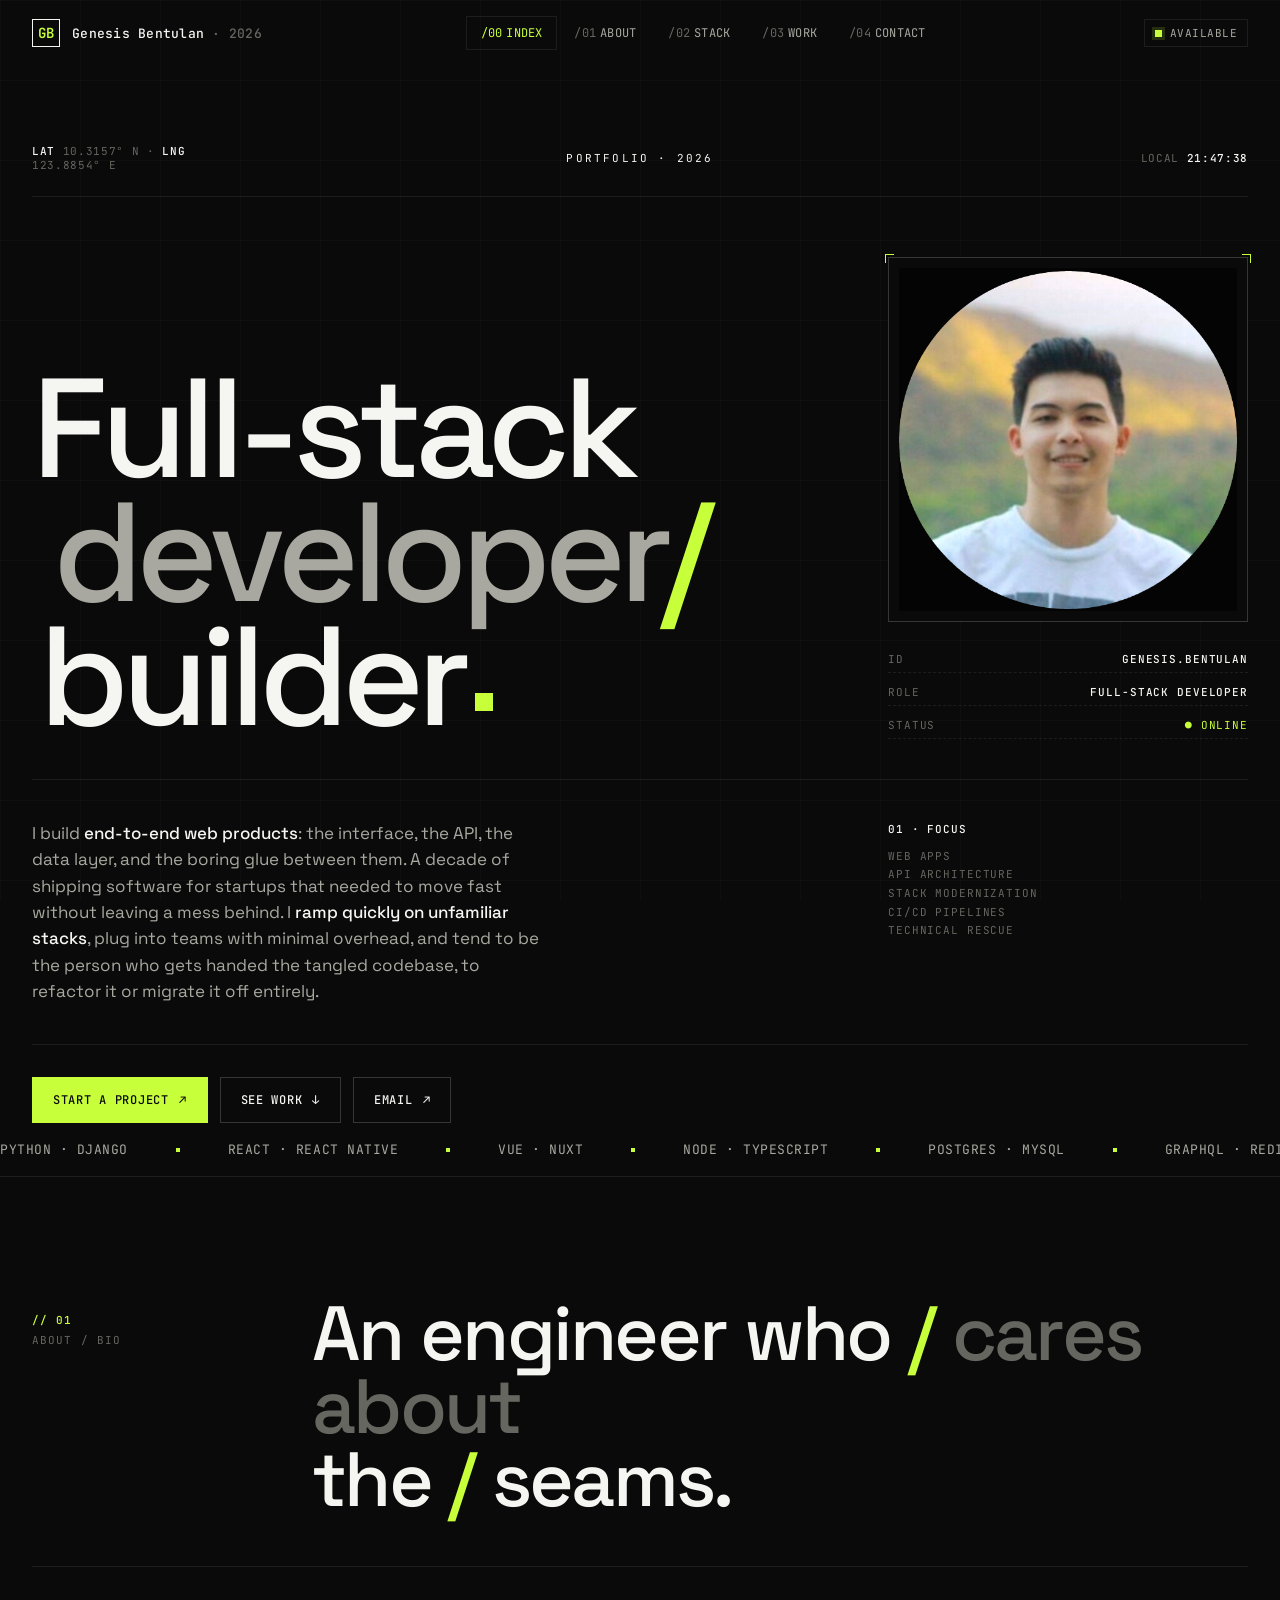
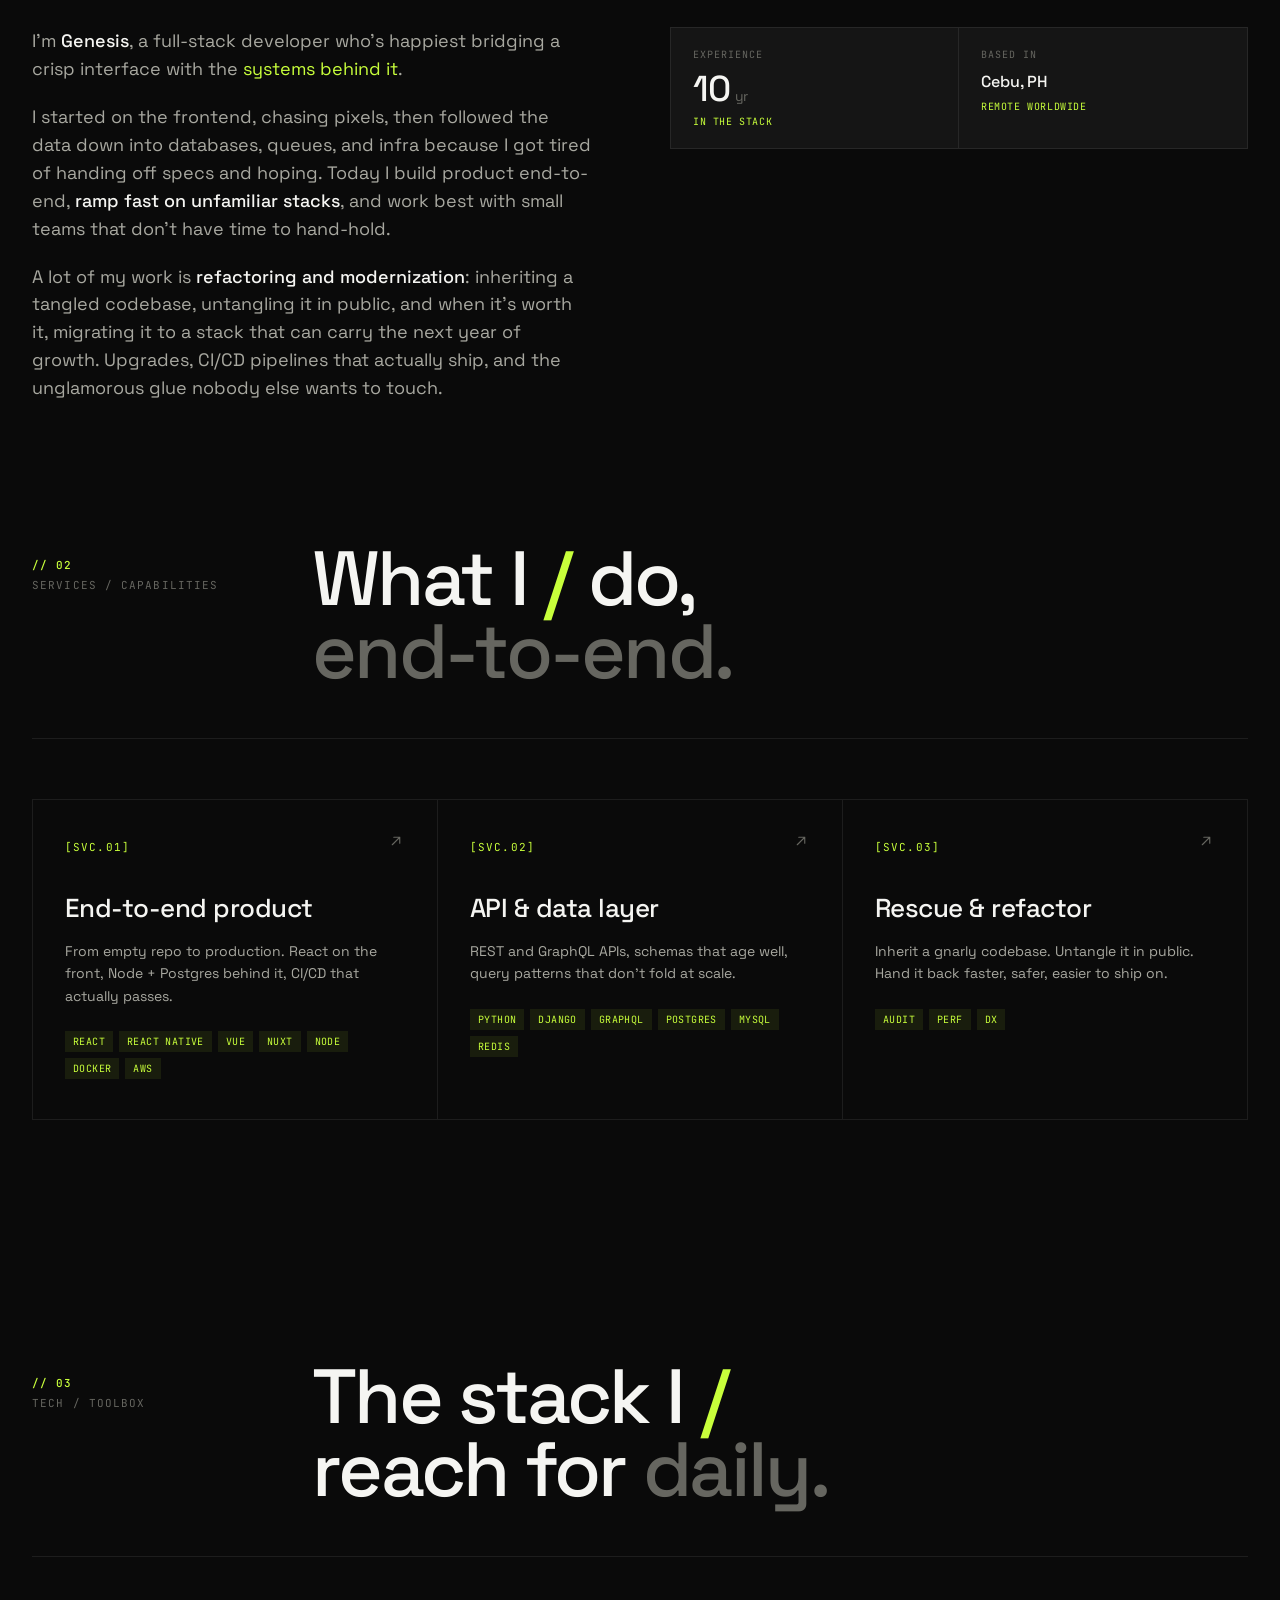
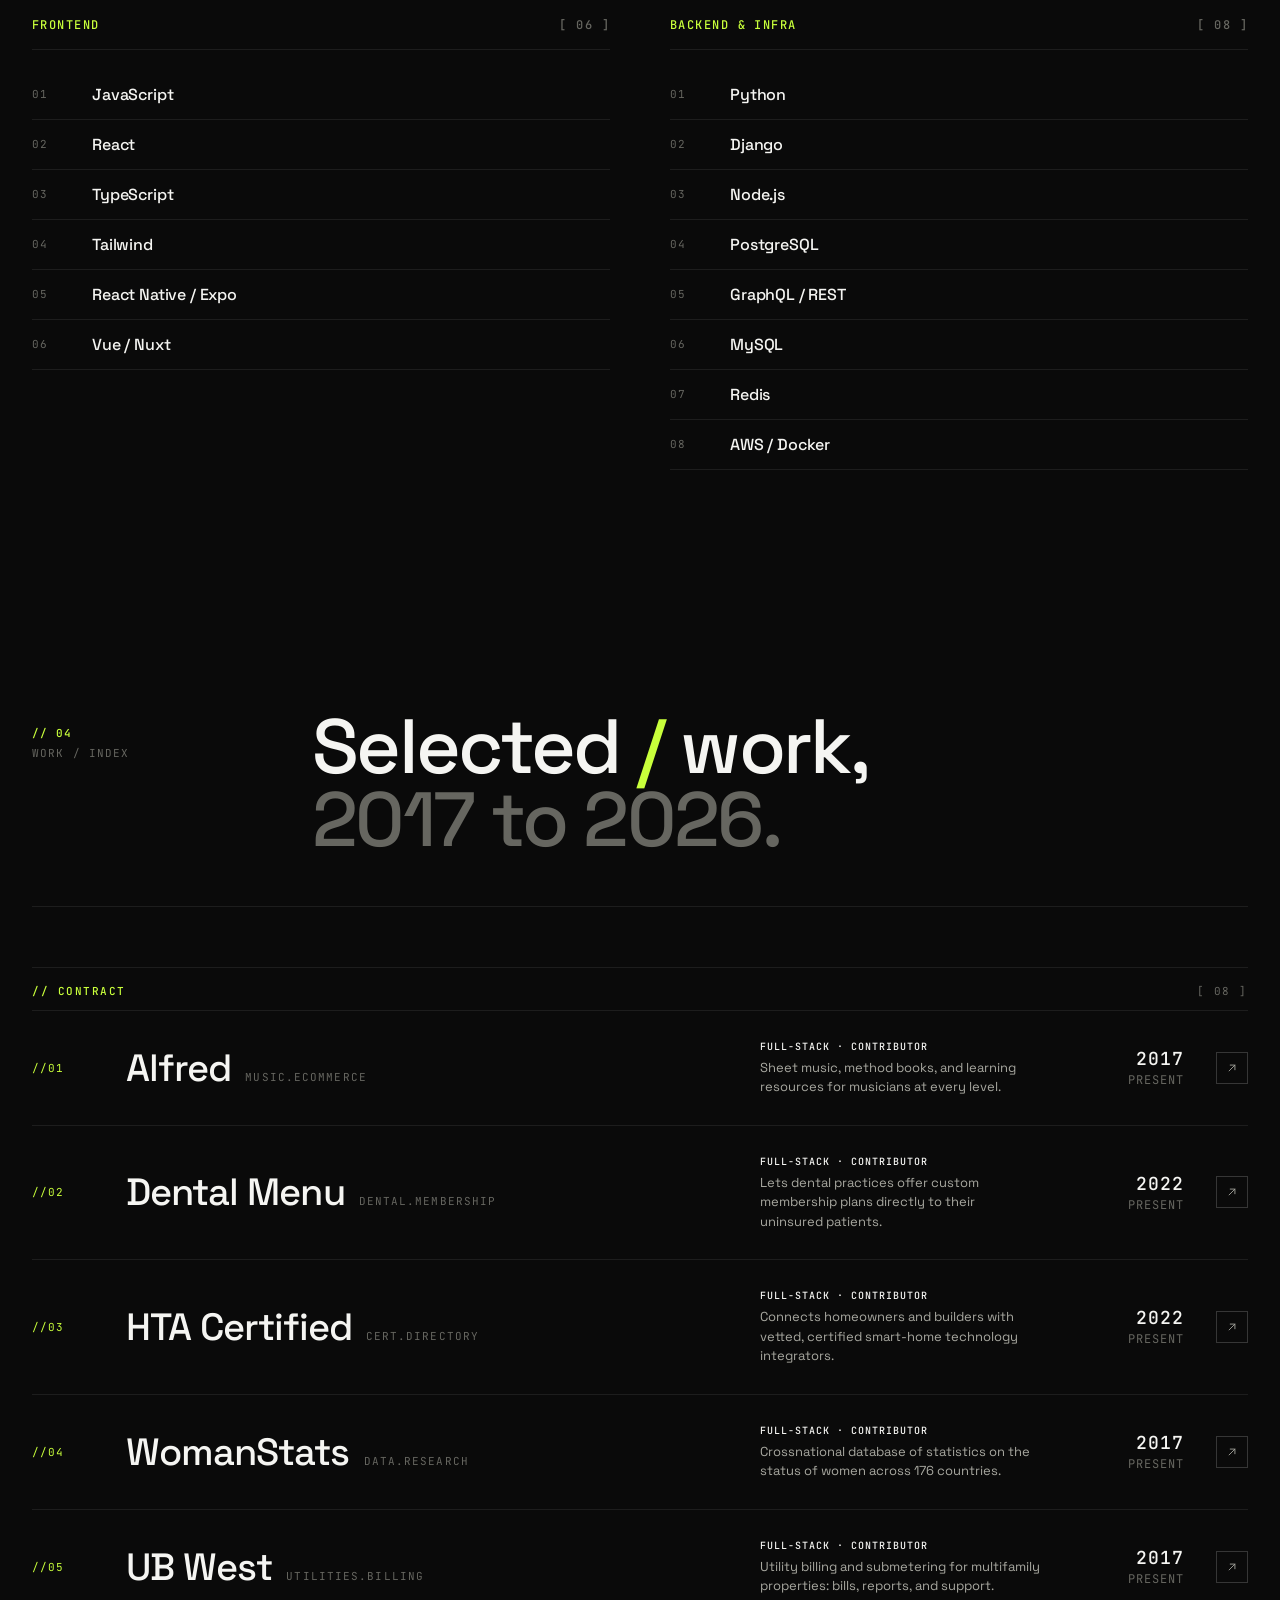
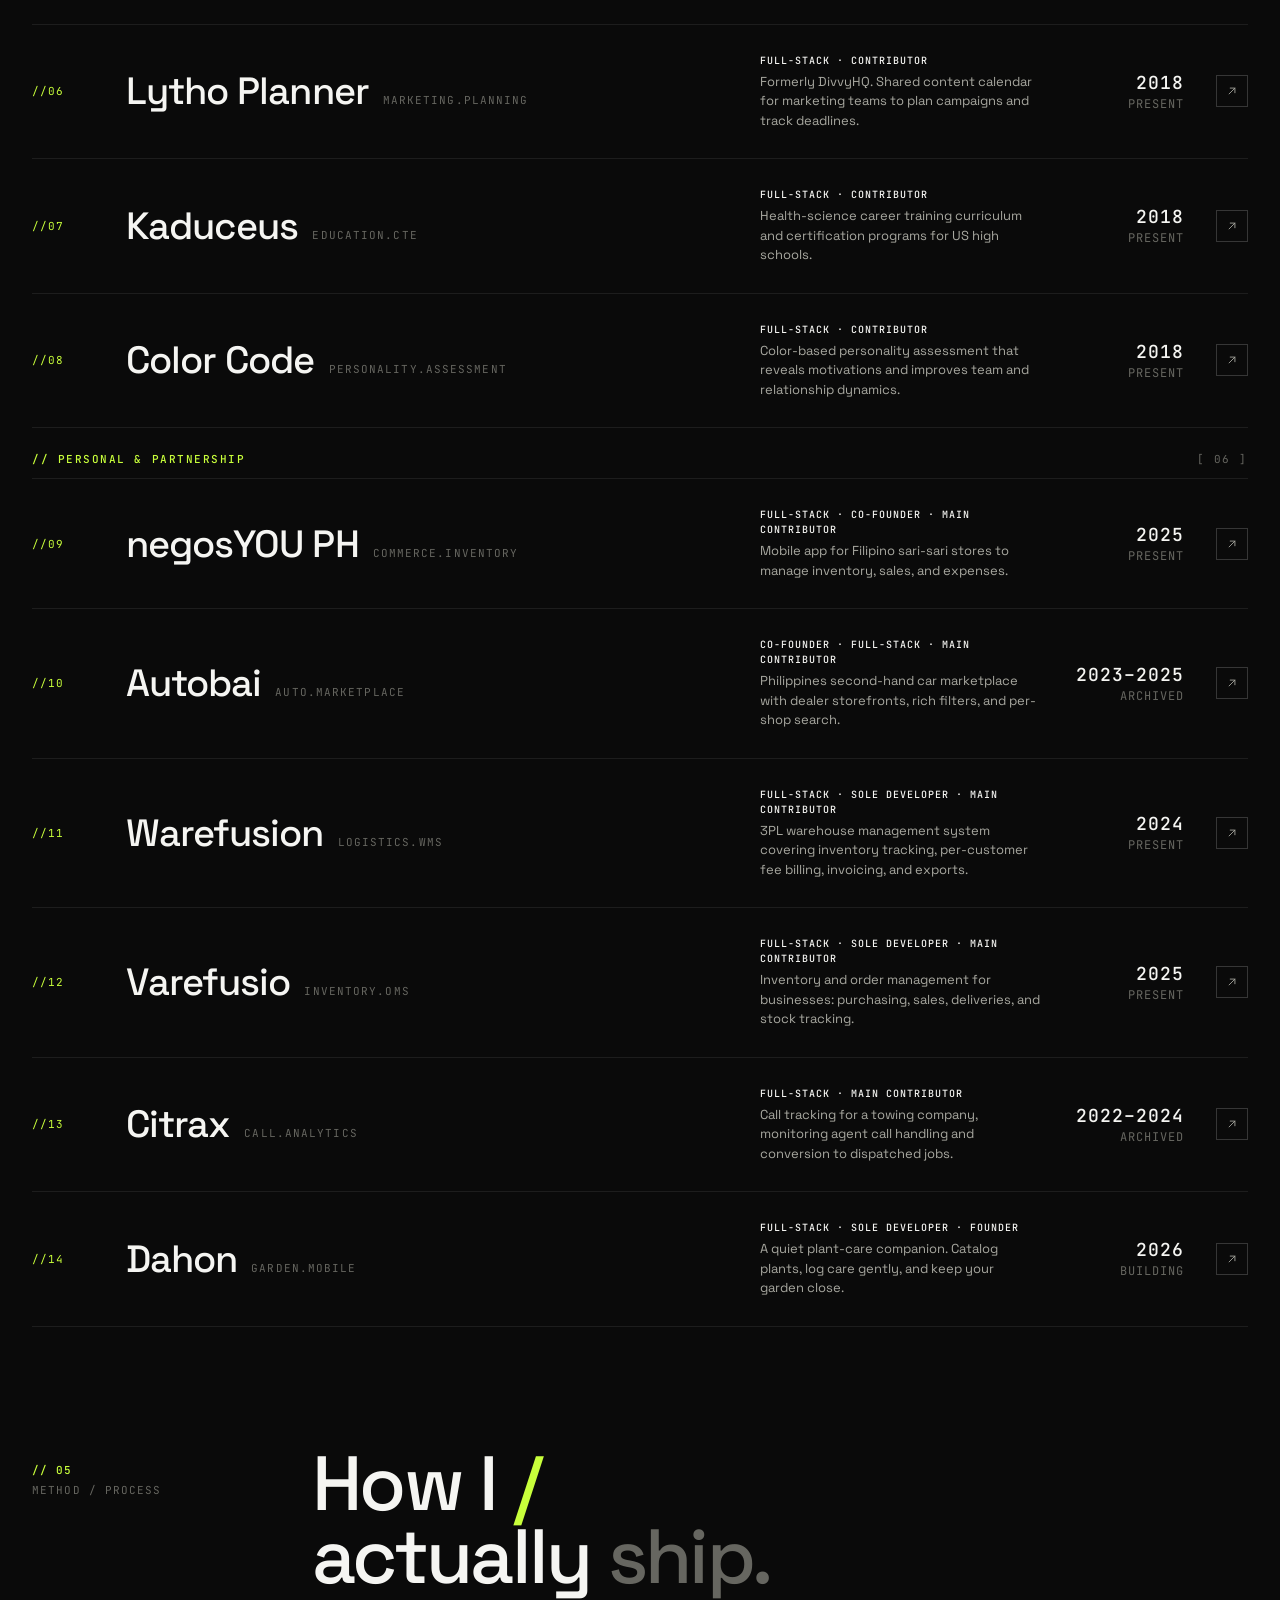
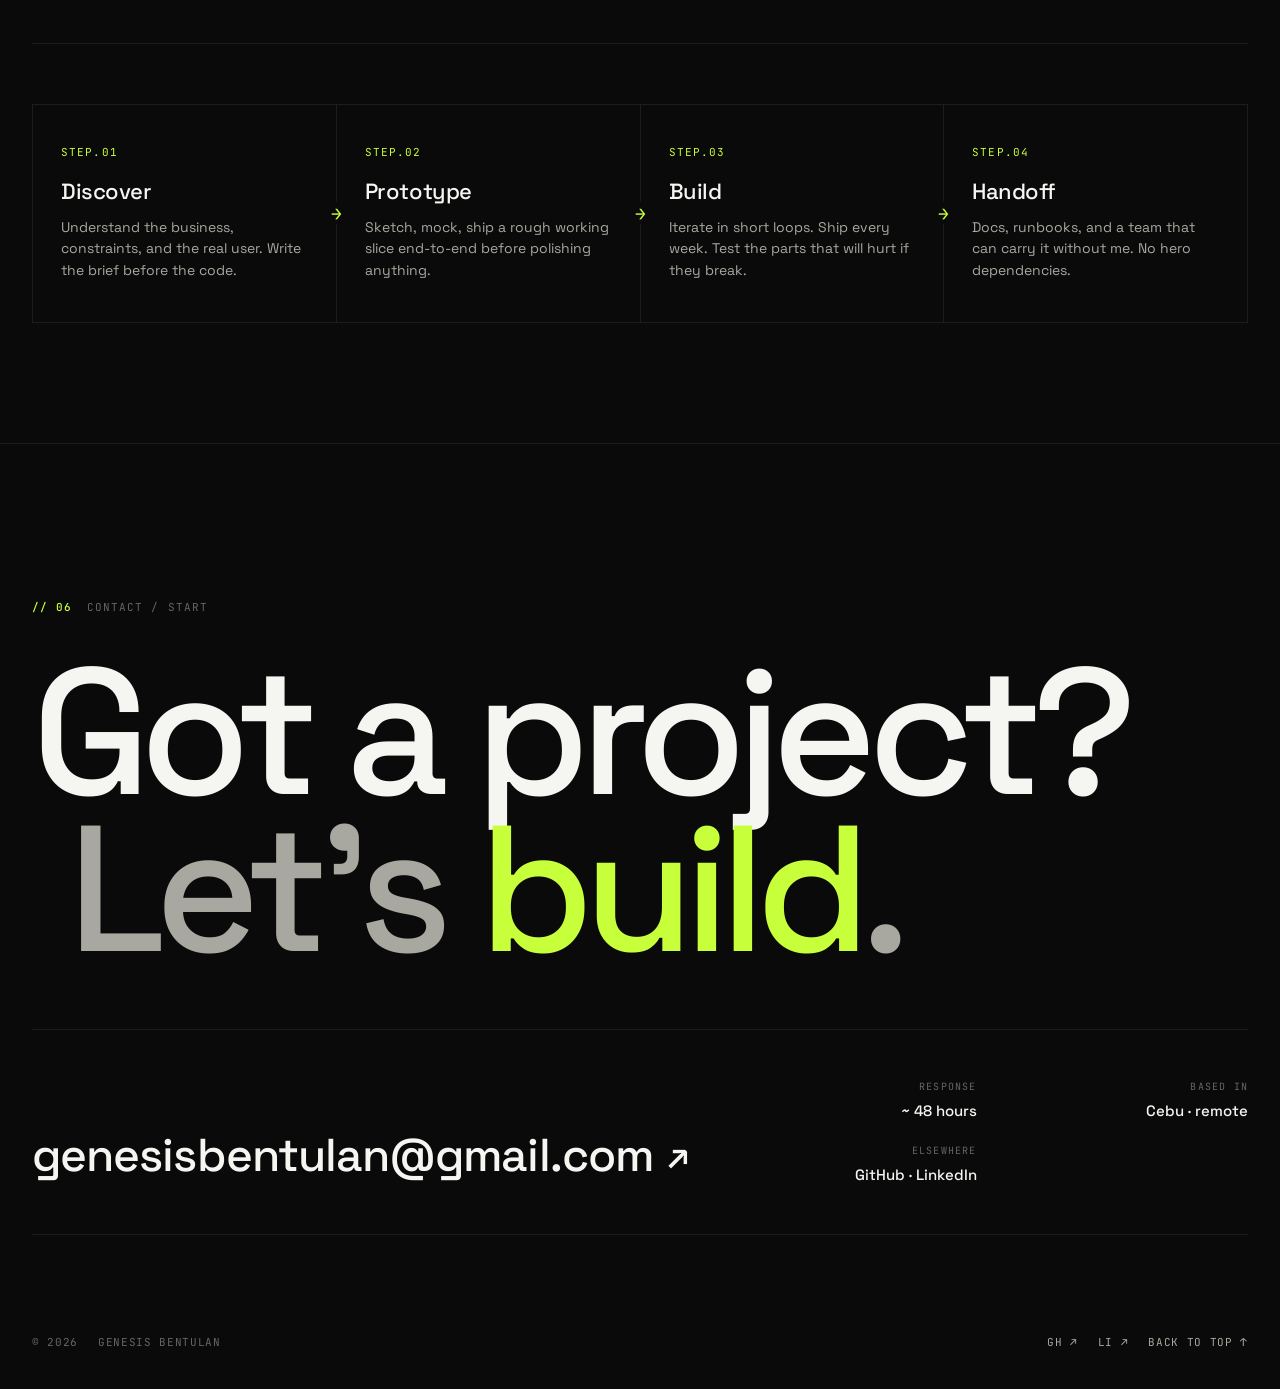
<file: index.html>
<!doctype html>
<html lang="en">
<head>
  <meta charset="utf-8"/>
  <meta name="viewport" content="width=device-width,initial-scale=1"/>
  <title>Genesis Bentulan · Full-Stack Developer</title>
  <meta name="description" content="Genesis Bentulan is a full-stack developer based in Cebu, Philippines building end-to-end web products with React, Node, Postgres, and AWS."/>
  <meta name="theme-color" content="#0a0a0a"/>
  <meta property="og:title" content="Genesis Bentulan · Full-Stack Developer"/>
  <meta property="og:description" content="End-to-end web products. A decade of shipping software for startups that need to move fast without leaving a mess behind."/>
  <meta property="og:type" content="website"/>
  <link rel="icon" type="image/svg+xml" href="favicon.svg"/>
  <link rel="preconnect" href="https://fonts.googleapis.com"/>
  <link rel="preconnect" href="https://fonts.gstatic.com" crossorigin/>
  <link href="https://fonts.googleapis.com/css2?family=Space+Grotesk:wght@300;400;500;600;700&family=JetBrains+Mono:wght@400;500;600&display=swap" rel="stylesheet"/>
  <link rel="stylesheet" href="styles.css"/>
</head>
<body>
  <div class="grid-bg"></div>

  <!-- ─────── NAV ─────── -->
  <nav class="nav" id="nav">
    <div class="wrap nav-inner">
      <div class="brand">
        <div class="brand-mark">GB</div>
        <div class="brand-name">
          <strong>Genesis Bentulan</strong> <span>· <span data-year></span></span>
        </div>
      </div>
      <div class="nav-links">
        <a href="#home" data-nav="home"><span class="hash">/00</span>Index</a>
        <a href="#about" data-nav="about"><span class="hash">/01</span>About</a>
        <a href="#stack" data-nav="stack"><span class="hash">/02</span>Stack</a>
        <a href="#work" data-nav="work"><span class="hash">/03</span>Work</a>
        <a href="#contact" data-nav="contact"><span class="hash">/04</span>Contact</a>
      </div>
      <div class="nav-right">
        <div class="status-pill"><span class="status-dot"></span>Available</div>
        <button class="nav-burger" id="nav-burger" aria-label="Open menu" aria-expanded="false" aria-controls="mobile-menu">
          <span class="burger-bars" aria-hidden="true">
            <span></span><span></span><span></span>
          </span>
        </button>
      </div>
    </div>
  </nav>

  <!-- ─────── MOBILE MENU ─────── -->
  <div class="mobile-menu" id="mobile-menu" aria-hidden="true">
    <div class="mobile-menu-inner">
      <a href="#home" data-nav="home"><span class="hash">/00</span>Index</a>
      <a href="#about" data-nav="about"><span class="hash">/01</span>About</a>
      <a href="#stack" data-nav="stack"><span class="hash">/02</span>Stack</a>
      <a href="#work" data-nav="work"><span class="hash">/03</span>Work</a>
      <a href="#contact" data-nav="contact"><span class="hash">/04</span>Contact</a>
      <div class="mobile-menu-foot">
        <span class="status-pill"><span class="status-dot"></span>Available</span>
      </div>
    </div>
  </div>

  <!-- ─────── HERO ─────── -->
  <section id="home" class="hero">
    <div class="wrap">
      <div class="hero-top">
        <div><strong>LAT</strong> 10.3157° N · <strong>LNG</strong> 123.8854° E</div>
        <div class="center">PORTFOLIO · <span data-year></span></div>
        <div class="right">LOCAL <strong data-clock>00:00:00</strong></div>
      </div>

      <div class="hero-grid">
        <div>
          <h1 class="hero-title">
            <span class="l1">Full-stack</span>
            <span class="l2">developer<span class="slash">/</span></span>
            <span class="l3">builder<span class="mark"></span></span>
          </h1>
        </div>
        <div class="hero-side">
          <div class="hero-photo">
            <div class="hero-photo-inner">
              <img src="assets/headshot.png" alt="Genesis Bentulan"/>
            </div>
          </div>
          <div class="hero-id">
            <div class="row"><span>ID</span><strong>Genesis.Bentulan</strong></div>
            <div class="row"><span>ROLE</span><strong>Full-Stack Developer</strong></div>
            <div class="row"><span>STATUS</span><span class="ok">● ONLINE</span></div>
          </div>
        </div>
      </div>

      <div class="hero-tag-row">
        <div class="lead">
          I build <strong>end-to-end web products</strong>: the interface, the API, the data layer,
          and the boring glue between them. A decade of shipping software for startups that needed
          to move fast without leaving a mess behind. I <strong>ramp quickly on unfamiliar stacks</strong>,
          plug into teams with minimal overhead, and tend to be the person who gets handed the tangled
          codebase, to refactor it or migrate it off entirely.
        </div>
        <div class="micro">
          <strong>01 · Focus</strong>
          Web apps<br/>
          API architecture<br/>
          Stack modernization<br/>
          CI/CD pipelines<br/>
          Technical rescue
        </div>
      </div>

      <div class="cta-row">
        <a class="btn btn-primary" href="#contact">Start a project <span class="arr">↗</span></a>
        <a class="btn btn-ghost" href="#work">See work <span class="arr">↓</span></a>
        <a class="btn btn-ghost" href="mailto:genesisbentulan@gmail.com">Email <span class="arr">↗</span></a>
      </div>
    </div>

    <div class="ticker">
      <div class="ticker-track">
        <span>Python · Django</span><span class="dot"></span>
        <span>React · React Native</span><span class="dot"></span>
        <span>Vue · Nuxt</span><span class="dot"></span>
        <span>Node · TypeScript</span><span class="dot"></span>
        <span>Postgres · MySQL</span><span class="dot"></span>
        <span>GraphQL · Redis</span><span class="dot"></span>
        <span>AWS · Docker</span><span class="dot"></span>
        <span>JavaScript · Tailwind</span><span class="dot"></span>
        <span>Python · Django</span><span class="dot"></span>
        <span>React · React Native</span><span class="dot"></span>
        <span>Vue · Nuxt</span><span class="dot"></span>
        <span>Node · TypeScript</span><span class="dot"></span>
        <span>Postgres · MySQL</span><span class="dot"></span>
        <span>GraphQL · Redis</span><span class="dot"></span>
        <span>AWS · Docker</span><span class="dot"></span>
        <span>JavaScript · Tailwind</span><span class="dot"></span>
      </div>
    </div>
  </section>

  <!-- ─────── ABOUT ─────── -->
  <section id="about" class="section">
    <div class="wrap">
      <div class="section-head">
        <div class="section-meta">
          <span class="n">// 01</span>
          <span>ABOUT / BIO</span>
        </div>
        <h2>
          An engineer who <span class="slash">/</span> <span class="dim">cares about</span><br/>
          the <span class="slash">/</span> seams.
        </h2>
      </div>

      <div class="about-grid">
        <div class="about-copy">
          <p>
            I'm <strong>Genesis</strong>, a full-stack developer who's happiest bridging a crisp
            interface with the <span class="accent">systems behind it</span>.
          </p>
          <p>
            I started on the frontend, chasing pixels, then followed the data down into databases,
            queues, and infra because I got tired of handing off specs and hoping. Today I build
            product end-to-end, <strong>ramp fast on unfamiliar stacks</strong>, and work best with
            small teams that don't have time to hand-hold.
          </p>
          <p>
            A lot of my work is <strong>refactoring and modernization</strong>: inheriting a tangled
            codebase, untangling it in public, and when it's worth it, migrating it to a stack that can
            carry the next year of growth. Upgrades, CI/CD pipelines that actually ship, and the
            unglamorous glue nobody else wants to touch.
          </p>
        </div>

        <div class="spec-grid">
          <div class="spec-cell">
            <div class="l">Experience</div>
            <div class="v big">10<span class="unit">yr</span></div>
            <div class="sub">in the stack</div>
          </div>
          <div class="spec-cell">
            <div class="l">Based in</div>
            <div class="v">Cebu, PH</div>
            <div class="sub">Remote worldwide</div>
          </div>
        </div>
      </div>
    </div>
  </section>

  <!-- ─────── CAPABILITIES ─────── -->
  <section class="section" style="padding-top:0">
    <div class="wrap">
      <div class="section-head">
        <div class="section-meta">
          <span class="n">// 02</span>
          <span>SERVICES / CAPABILITIES</span>
        </div>
        <h2>
          What I <span class="slash">/</span> do,<br/>
          <span class="dim">end-to-end.</span>
        </h2>
      </div>
      <div class="cap-grid">
        <div class="cap-card">
          <div class="cap-arr">
            <svg viewBox="0 0 24 24" width="18" height="18" fill="none" stroke="currentColor" stroke-width="1.5" stroke-linecap="round" stroke-linejoin="round"><path d="M7 17L17 7M9 7h8v8"/></svg>
          </div>
          <div class="cap-num">[SVC.01]</div>
          <h3 class="cap-h">End-to-end product</h3>
          <p class="cap-d">From empty repo to production. React on the front, Node + Postgres behind it, CI/CD that actually passes.</p>
          <div class="cap-stack">
            <span class="cap-tag">React</span>
            <span class="cap-tag">React Native</span>
            <span class="cap-tag">Vue</span>
            <span class="cap-tag">Nuxt</span>
            <span class="cap-tag">Node</span>
            <span class="cap-tag">Docker</span>
            <span class="cap-tag">AWS</span>
          </div>
        </div>
        <div class="cap-card">
          <div class="cap-arr">
            <svg viewBox="0 0 24 24" width="18" height="18" fill="none" stroke="currentColor" stroke-width="1.5" stroke-linecap="round" stroke-linejoin="round"><path d="M7 17L17 7M9 7h8v8"/></svg>
          </div>
          <div class="cap-num">[SVC.02]</div>
          <h3 class="cap-h">API &amp; data layer</h3>
          <p class="cap-d">REST and GraphQL APIs, schemas that age well, query patterns that don't fold at scale.</p>
          <div class="cap-stack">
            <span class="cap-tag">Python</span>
            <span class="cap-tag">Django</span>
            <span class="cap-tag">GraphQL</span>
            <span class="cap-tag">Postgres</span>
            <span class="cap-tag">MySQL</span>
            <span class="cap-tag">Redis</span>
          </div>
        </div>
        <div class="cap-card">
          <div class="cap-arr">
            <svg viewBox="0 0 24 24" width="18" height="18" fill="none" stroke="currentColor" stroke-width="1.5" stroke-linecap="round" stroke-linejoin="round"><path d="M7 17L17 7M9 7h8v8"/></svg>
          </div>
          <div class="cap-num">[SVC.03]</div>
          <h3 class="cap-h">Rescue &amp; refactor</h3>
          <p class="cap-d">Inherit a gnarly codebase. Untangle it in public. Hand it back faster, safer, easier to ship on.</p>
          <div class="cap-stack">
            <span class="cap-tag">Audit</span>
            <span class="cap-tag">Perf</span>
            <span class="cap-tag">DX</span>
          </div>
        </div>
      </div>
    </div>
  </section>

  <!-- ─────── STACK ─────── -->
  <section id="stack" class="section">
    <div class="wrap">
      <div class="section-head">
        <div class="section-meta">
          <span class="n">// 03</span>
          <span>TECH / TOOLBOX</span>
        </div>
        <h2>
          The stack I <span class="slash">/</span><br/>
          reach for <span class="dim">daily.</span>
        </h2>
      </div>
      <div class="stack-grid">
        <div class="stack-col">
          <h3>Frontend <span class="count">[ 06 ]</span></h3>
          <div class="stack-item"><span class="n">01</span><span class="name">JavaScript</span></div>
          <div class="stack-item"><span class="n">02</span><span class="name">React</span></div>
          <div class="stack-item"><span class="n">03</span><span class="name">TypeScript</span></div>
          <div class="stack-item"><span class="n">04</span><span class="name">Tailwind</span></div>
          <div class="stack-item"><span class="n">05</span><span class="name">React Native / Expo</span></div>
          <div class="stack-item"><span class="n">06</span><span class="name">Vue / Nuxt</span></div>
        </div>
        <div class="stack-col">
          <h3>Backend &amp; infra <span class="count">[ 08 ]</span></h3>
          <div class="stack-item"><span class="n">01</span><span class="name">Python</span></div>
          <div class="stack-item"><span class="n">02</span><span class="name">Django</span></div>
          <div class="stack-item"><span class="n">03</span><span class="name">Node.js</span></div>
          <div class="stack-item"><span class="n">04</span><span class="name">PostgreSQL</span></div>
          <div class="stack-item"><span class="n">05</span><span class="name">GraphQL / REST</span></div>
          <div class="stack-item"><span class="n">06</span><span class="name">MySQL</span></div>
          <div class="stack-item"><span class="n">07</span><span class="name">Redis</span></div>
          <div class="stack-item"><span class="n">08</span><span class="name">AWS / Docker</span></div>
        </div>
      </div>
    </div>
  </section>

  <!-- ─────── WORK ─────── -->
  <section id="work" class="section">
    <div class="wrap">
      <div class="section-head">
        <div class="section-meta">
          <span class="n">// 04</span>
          <span>WORK / INDEX</span>
        </div>
        <h2>
          Selected <span class="slash">/</span> work,<br/>
          <span class="dim">2017 to 2026.</span>
        </h2>
      </div>

      <div class="proj-list" id="proj-list">
        <div class="proj-group-head">
          <span class="n">// CONTRACT</span>
          <span class="c">[ 08 ]</span>
        </div>
        <a class="proj-row" href="https://www.alfred.com/" target="_blank" rel="noopener noreferrer" data-name="Alfred" data-spec="MUSIC.ECOMMERCE">
          <span class="proj-n">//01</span>
          <div class="proj-name">Alfred <span class="proj-spec">MUSIC.ECOMMERCE</span></div>
          <div class="proj-desc"><strong>FULL-STACK · CONTRIBUTOR</strong>Sheet music, method books, and learning resources for musicians at every level.</div>
          <div class="proj-year"><strong>2017</strong>PRESENT</div>
          <span class="open-icon">
            <svg viewBox="0 0 24 24" width="14" height="14" fill="none" stroke="currentColor" stroke-width="1.5" stroke-linecap="round" stroke-linejoin="round"><path d="M7 17L17 7M9 7h8v8"/></svg>
          </span>
        </a>
        <a class="proj-row" href="https://www.dentalmenu.com/" target="_blank" rel="noopener noreferrer" data-name="Dental Menu" data-spec="DENTAL.MEMBERSHIP">
          <span class="proj-n">//02</span>
          <div class="proj-name">Dental Menu <span class="proj-spec">DENTAL.MEMBERSHIP</span></div>
          <div class="proj-desc"><strong>FULL-STACK · CONTRIBUTOR</strong>Lets dental practices offer custom membership plans directly to their uninsured patients.</div>
          <div class="proj-year"><strong>2022</strong>PRESENT</div>
          <span class="open-icon">
            <svg viewBox="0 0 24 24" width="14" height="14" fill="none" stroke="currentColor" stroke-width="1.5" stroke-linecap="round" stroke-linejoin="round"><path d="M7 17L17 7M9 7h8v8"/></svg>
          </span>
        </a>
        <a class="proj-row" href="https://htacertified.org/" target="_blank" rel="noopener noreferrer" data-name="HTA Certified" data-spec="CERT.DIRECTORY">
          <span class="proj-n">//03</span>
          <div class="proj-name">HTA Certified <span class="proj-spec">CERT.DIRECTORY</span></div>
          <div class="proj-desc"><strong>FULL-STACK · CONTRIBUTOR</strong>Connects homeowners and builders with vetted, certified smart-home technology integrators.</div>
          <div class="proj-year"><strong>2022</strong>PRESENT</div>
          <span class="open-icon">
            <svg viewBox="0 0 24 24" width="14" height="14" fill="none" stroke="currentColor" stroke-width="1.5" stroke-linecap="round" stroke-linejoin="round"><path d="M7 17L17 7M9 7h8v8"/></svg>
          </span>
        </a>
        <a class="proj-row" href="https://www.womanstats.org/" target="_blank" rel="noopener noreferrer" data-name="WomanStats" data-spec="DATA.RESEARCH">
          <span class="proj-n">//04</span>
          <div class="proj-name">WomanStats <span class="proj-spec">DATA.RESEARCH</span></div>
          <div class="proj-desc"><strong>FULL-STACK · CONTRIBUTOR</strong>Crossnational database of statistics on the status of women across 176 countries.</div>
          <div class="proj-year"><strong>2017</strong>PRESENT</div>
          <span class="open-icon">
            <svg viewBox="0 0 24 24" width="14" height="14" fill="none" stroke="currentColor" stroke-width="1.5" stroke-linecap="round" stroke-linejoin="round"><path d="M7 17L17 7M9 7h8v8"/></svg>
          </span>
        </a>
        <a class="proj-row" href="https://www.ubwest.com/" target="_blank" rel="noopener noreferrer" data-name="UB West" data-spec="UTILITIES.BILLING">
          <span class="proj-n">//05</span>
          <div class="proj-name">UB West <span class="proj-spec">UTILITIES.BILLING</span></div>
          <div class="proj-desc"><strong>FULL-STACK · CONTRIBUTOR</strong>Utility billing and submetering for multifamily properties: bills, reports, and support.</div>
          <div class="proj-year"><strong>2017</strong>PRESENT</div>
          <span class="open-icon">
            <svg viewBox="0 0 24 24" width="14" height="14" fill="none" stroke="currentColor" stroke-width="1.5" stroke-linecap="round" stroke-linejoin="round"><path d="M7 17L17 7M9 7h8v8"/></svg>
          </span>
        </a>
        <a class="proj-row" href="https://www.lytho.com/product/planner/" target="_blank" rel="noopener noreferrer" data-name="Lytho Planner" data-spec="MARKETING.PLANNING">
          <span class="proj-n">//06</span>
          <div class="proj-name">Lytho Planner <span class="proj-spec">MARKETING.PLANNING</span></div>
          <div class="proj-desc"><strong>FULL-STACK · CONTRIBUTOR</strong>Formerly DivvyHQ. Shared content calendar for marketing teams to plan campaigns and track deadlines.</div>
          <div class="proj-year"><strong>2018</strong>PRESENT</div>
          <span class="open-icon">
            <svg viewBox="0 0 24 24" width="14" height="14" fill="none" stroke="currentColor" stroke-width="1.5" stroke-linecap="round" stroke-linejoin="round"><path d="M7 17L17 7M9 7h8v8"/></svg>
          </span>
        </a>
        <a class="proj-row" href="https://kaduceus.com/" target="_blank" rel="noopener noreferrer" data-name="Kaduceus" data-spec="EDUCATION.CTE">
          <span class="proj-n">//07</span>
          <div class="proj-name">Kaduceus <span class="proj-spec">EDUCATION.CTE</span></div>
          <div class="proj-desc"><strong>FULL-STACK · CONTRIBUTOR</strong>Health-science career training curriculum and certification programs for US high schools.</div>
          <div class="proj-year"><strong>2018</strong>PRESENT</div>
          <span class="open-icon">
            <svg viewBox="0 0 24 24" width="14" height="14" fill="none" stroke="currentColor" stroke-width="1.5" stroke-linecap="round" stroke-linejoin="round"><path d="M7 17L17 7M9 7h8v8"/></svg>
          </span>
        </a>
        <a class="proj-row" href="https://www.colorcode.com/" target="_blank" rel="noopener noreferrer" data-name="Color Code" data-spec="PERSONALITY.ASSESSMENT">
          <span class="proj-n">//08</span>
          <div class="proj-name">Color Code <span class="proj-spec">PERSONALITY.ASSESSMENT</span></div>
          <div class="proj-desc"><strong>FULL-STACK · CONTRIBUTOR</strong>Color-based personality assessment that reveals motivations and improves team and relationship dynamics.</div>
          <div class="proj-year"><strong>2018</strong>PRESENT</div>
          <span class="open-icon">
            <svg viewBox="0 0 24 24" width="14" height="14" fill="none" stroke="currentColor" stroke-width="1.5" stroke-linecap="round" stroke-linejoin="round"><path d="M7 17L17 7M9 7h8v8"/></svg>
          </span>
        </a>

        <div class="proj-group-head">
          <span class="n">// PERSONAL &amp; PARTNERSHIP</span>
          <span class="c">[ 06 ]</span>
        </div>
        <a class="proj-row" href="https://www.negosyouph.com/" target="_blank" rel="noopener noreferrer" data-name="negosYOU PH" data-spec="COMMERCE.INVENTORY">
          <span class="proj-n">//09</span>
          <div class="proj-name">negosYOU PH <span class="proj-spec">COMMERCE.INVENTORY</span></div>
          <div class="proj-desc"><strong>FULL-STACK · CO-FOUNDER · MAIN CONTRIBUTOR</strong>Mobile app for Filipino sari-sari stores to manage inventory, sales, and expenses.</div>
          <div class="proj-year"><strong>2025</strong>PRESENT</div>
          <span class="open-icon">
            <svg viewBox="0 0 24 24" width="14" height="14" fill="none" stroke="currentColor" stroke-width="1.5" stroke-linecap="round" stroke-linejoin="round"><path d="M7 17L17 7M9 7h8v8"/></svg>
          </span>
        </a>
        <div class="proj-row" data-name="Autobai" data-spec="AUTO.MARKETPLACE">
          <span class="proj-n">//10</span>
          <div class="proj-name">Autobai <span class="proj-spec">AUTO.MARKETPLACE</span></div>
          <div class="proj-desc"><strong>CO-FOUNDER · FULL-STACK · MAIN CONTRIBUTOR</strong>Philippines second-hand car marketplace with dealer storefronts, rich filters, and per-shop search.</div>
          <div class="proj-year"><strong>2023–2025</strong>ARCHIVED</div>
          <span class="open-icon">
            <svg viewBox="0 0 24 24" width="14" height="14" fill="none" stroke="currentColor" stroke-width="1.5" stroke-linecap="round" stroke-linejoin="round"><path d="M7 17L17 7M9 7h8v8"/></svg>
          </span>
        </div>
        <div class="proj-row" data-name="Warefusion" data-spec="LOGISTICS.WMS">
          <span class="proj-n">//11</span>
          <div class="proj-name">Warefusion <span class="proj-spec">LOGISTICS.WMS</span></div>
          <div class="proj-desc"><strong>FULL-STACK · SOLE DEVELOPER · MAIN CONTRIBUTOR</strong>3PL warehouse management system covering inventory tracking, per-customer fee billing, invoicing, and exports.</div>
          <div class="proj-year"><strong>2024</strong>PRESENT</div>
          <span class="open-icon">
            <svg viewBox="0 0 24 24" width="14" height="14" fill="none" stroke="currentColor" stroke-width="1.5" stroke-linecap="round" stroke-linejoin="round"><path d="M7 17L17 7M9 7h8v8"/></svg>
          </span>
        </div>
        <div class="proj-row" data-name="Varefusio" data-spec="INVENTORY.OMS">
          <span class="proj-n">//12</span>
          <div class="proj-name">Varefusio <span class="proj-spec">INVENTORY.OMS</span></div>
          <div class="proj-desc"><strong>FULL-STACK · SOLE DEVELOPER · MAIN CONTRIBUTOR</strong>Inventory and order management for businesses: purchasing, sales, deliveries, and stock tracking.</div>
          <div class="proj-year"><strong>2025</strong>PRESENT</div>
          <span class="open-icon">
            <svg viewBox="0 0 24 24" width="14" height="14" fill="none" stroke="currentColor" stroke-width="1.5" stroke-linecap="round" stroke-linejoin="round"><path d="M7 17L17 7M9 7h8v8"/></svg>
          </span>
        </div>
        <div class="proj-row" data-name="Citrax" data-spec="CALL.ANALYTICS">
          <span class="proj-n">//13</span>
          <div class="proj-name">Citrax <span class="proj-spec">CALL.ANALYTICS</span></div>
          <div class="proj-desc"><strong>FULL-STACK · MAIN CONTRIBUTOR</strong>Call tracking for a towing company, monitoring agent call handling and conversion to dispatched jobs.</div>
          <div class="proj-year"><strong>2022–2024</strong>ARCHIVED</div>
          <span class="open-icon">
            <svg viewBox="0 0 24 24" width="14" height="14" fill="none" stroke="currentColor" stroke-width="1.5" stroke-linecap="round" stroke-linejoin="round"><path d="M7 17L17 7M9 7h8v8"/></svg>
          </span>
        </div>
        <div class="proj-row" data-name="Dahon" data-spec="GARDEN.MOBILE">
          <span class="proj-n">//14</span>
          <div class="proj-name">Dahon <span class="proj-spec">GARDEN.MOBILE</span></div>
          <div class="proj-desc"><strong>FULL-STACK · SOLE DEVELOPER · FOUNDER</strong>A quiet plant-care companion. Catalog plants, log care gently, and keep your garden close.</div>
          <div class="proj-year"><strong>2026</strong>BUILDING</div>
          <span class="open-icon">
            <svg viewBox="0 0 24 24" width="14" height="14" fill="none" stroke="currentColor" stroke-width="1.5" stroke-linecap="round" stroke-linejoin="round"><path d="M7 17L17 7M9 7h8v8"/></svg>
          </span>
        </div>
      </div>

      <div class="proj-preview" id="proj-preview" aria-hidden="true">
        <div class="proj-preview-inner">
          <div class="proj-preview-name" id="proj-preview-name"></div>
          <div class="proj-preview-spec" id="proj-preview-spec"></div>
        </div>
      </div>
    </div>
  </section>

  <!-- ─────── PROCESS ─────── -->
  <section class="section" style="padding-top:0">
    <div class="wrap">
      <div class="section-head">
        <div class="section-meta">
          <span class="n">// 05</span>
          <span>METHOD / PROCESS</span>
        </div>
        <h2>
          How I <span class="slash">/</span><br/>
          actually <span class="dim">ship.</span>
        </h2>
      </div>
      <div class="proc-grid">
        <div class="proc-step">
          <div class="n">STEP.01</div>
          <h4>Discover</h4>
          <p>Understand the business, constraints, and the real user. Write the brief before the code.</p>
        </div>
        <div class="proc-step">
          <div class="n">STEP.02</div>
          <h4>Prototype</h4>
          <p>Sketch, mock, ship a rough working slice end-to-end before polishing anything.</p>
        </div>
        <div class="proc-step">
          <div class="n">STEP.03</div>
          <h4>Build</h4>
          <p>Iterate in short loops. Ship every week. Test the parts that will hurt if they break.</p>
        </div>
        <div class="proc-step">
          <div class="n">STEP.04</div>
          <h4>Handoff</h4>
          <p>Docs, runbooks, and a team that can carry it without me. No hero dependencies.</p>
        </div>
      </div>
    </div>
  </section>

  <!-- ─────── CONTACT ─────── -->
  <section id="contact" class="contact-section">
    <div class="wrap">
      <div class="section-meta" style="margin-bottom:40px;flex-direction:row;gap:14px">
        <span class="n">// 06</span>
        <span>CONTACT / START</span>
      </div>
      <h2 class="contact-huge">
        <span class="l1">Got a project?</span>
        <span class="l2">Let's <span class="accent">build</span>.</span>
      </h2>
      <div class="contact-row">
        <a class="contact-email" href="mailto:genesisbentulan@gmail.com">
          genesisbentulan@gmail.com <span class="arr">↗</span>
        </a>
        <div class="contact-meta">
          <div class="cell">
            <div class="l">Response</div>
            <div class="v">~ 48 hours</div>
          </div>
          <div class="cell">
            <div class="l">Based in</div>
            <div class="v">Cebu · remote</div>
          </div>
          <div class="cell">
            <div class="l">Elsewhere</div>
            <div class="v">
              <a href="https://github.com/vetostream" target="_blank" rel="noopener">GitHub</a> ·
              <a href="https://www.linkedin.com/in/genesis-dwight-bentulan-1955b2122/" target="_blank" rel="noopener">LinkedIn</a>
            </div>
          </div>
        </div>
      </div>
    </div>
  </section>

  <!-- ─────── FOOTER ─────── -->
  <footer class="footer">
    <div class="wrap footer-inner">
      <div class="footer-left">
        <span>© <span data-year></span></span>
        <span>Genesis Bentulan</span>
      </div>
      <div class="footer-socials">
        <a href="https://github.com/vetostream" target="_blank" rel="noopener" aria-label="GitHub">GH ↗</a>
        <a href="https://www.linkedin.com/in/genesis-dwight-bentulan-1955b2122/" target="_blank" rel="noopener" aria-label="LinkedIn">LI ↗</a>
        <a href="#home" id="back-to-top">BACK TO TOP ↑</a>
      </div>
    </div>
  </footer>

  <script src="portfolio.js"></script>
</body>
</html>
</file>
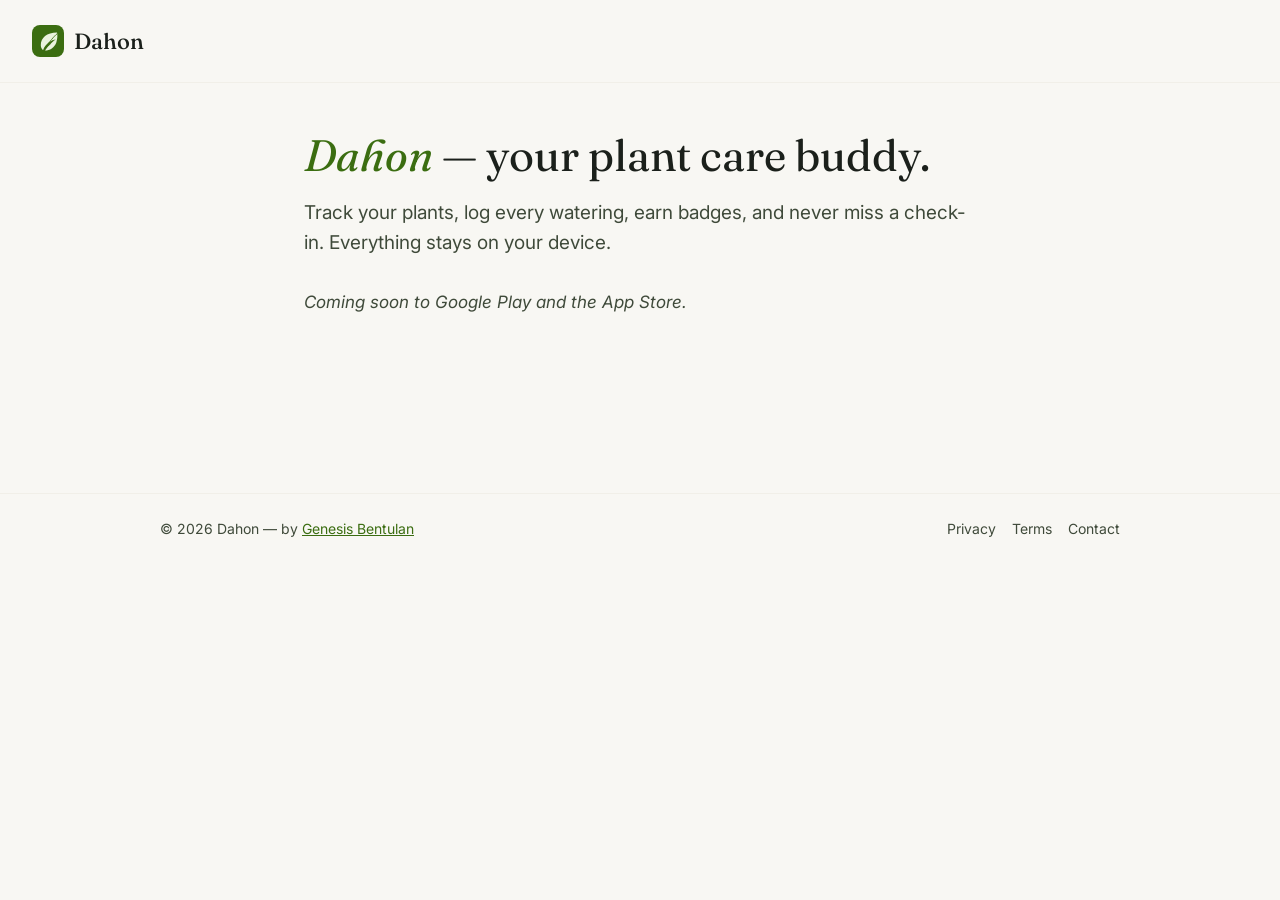
<file: dahon/index.html>
<!doctype html>
<html lang="en">
<head>
<meta charset="utf-8">
<title>Dahon — Plant Care Buddy</title>
<meta name="viewport" content="width=device-width, initial-scale=1">
<meta name="description" content="Dahon is a plant-care companion app. Track your plants, log care, earn badges, never miss a watering.">
<meta name="theme-color" content="#F8F7F3">
<link rel="preconnect" href="https://fonts.googleapis.com">
<link rel="preconnect" href="https://fonts.gstatic.com" crossorigin>
<link href="https://fonts.googleapis.com/css2?family=Fraunces:ital,opsz,wght@0,9..144,400;0,9..144,500;1,9..144,400;1,9..144,500&family=Inter:wght@400;500;600&display=swap" rel="stylesheet">
<link rel="stylesheet" href="style.css">
</head>
<body>

<header class="site-header">
  <a class="wordmark" href="./" aria-label="Dahon — home">
    <span class="app-icon" aria-hidden="true">
      <svg viewBox="0 0 40 40">
        <path d="M35 6 C 18 6 8 15 8 27 C 8 31 10 34 12 35 C 14 28 20 21 33 17 C 27 22 20 28 15 36 C 23 36 31 31 34 22 C 36 15 36 10 35 6 Z" fill="#EAF3DE"/>
        <path d="M14 33 C 22 22 30 12 35 8" stroke="#3B6D11" stroke-width="1.4" fill="none" stroke-linecap="round"/>
        <path d="M19 26 L28 19" stroke="#3B6D11" stroke-width="1" fill="none" stroke-linecap="round"/>
        <path d="M16 31 L24 25" stroke="#3B6D11" stroke-width="1" fill="none" stroke-linecap="round"/>
      </svg>
    </span>
    Dahon
  </a>
</header>

<main>
  <section class="hero">
    <h1><em>Dahon</em> — your plant care buddy.</h1>
    <p class="lede">Track your plants, log every watering, earn badges, and never miss a check-in. Everything stays on your device.</p>
    <div class="badges">
      <p class="placeholder">Coming soon to Google Play and the App Store.</p>
    </div>
  </section>
</main>

<footer class="site-footer">
  <div class="inner">
    <div>© 2026 Dahon — by <a href="https://genesisbentulan.com">Genesis Bentulan</a></div>
    <nav class="links" aria-label="Legal and contact">
      <a href="privacy/">Privacy</a>
      <a href="terms/">Terms</a>
      <a href="mailto:genesisbentulan@gmail.com">Contact</a>
    </nav>
  </div>
</footer>

</body>
</html>
</file>
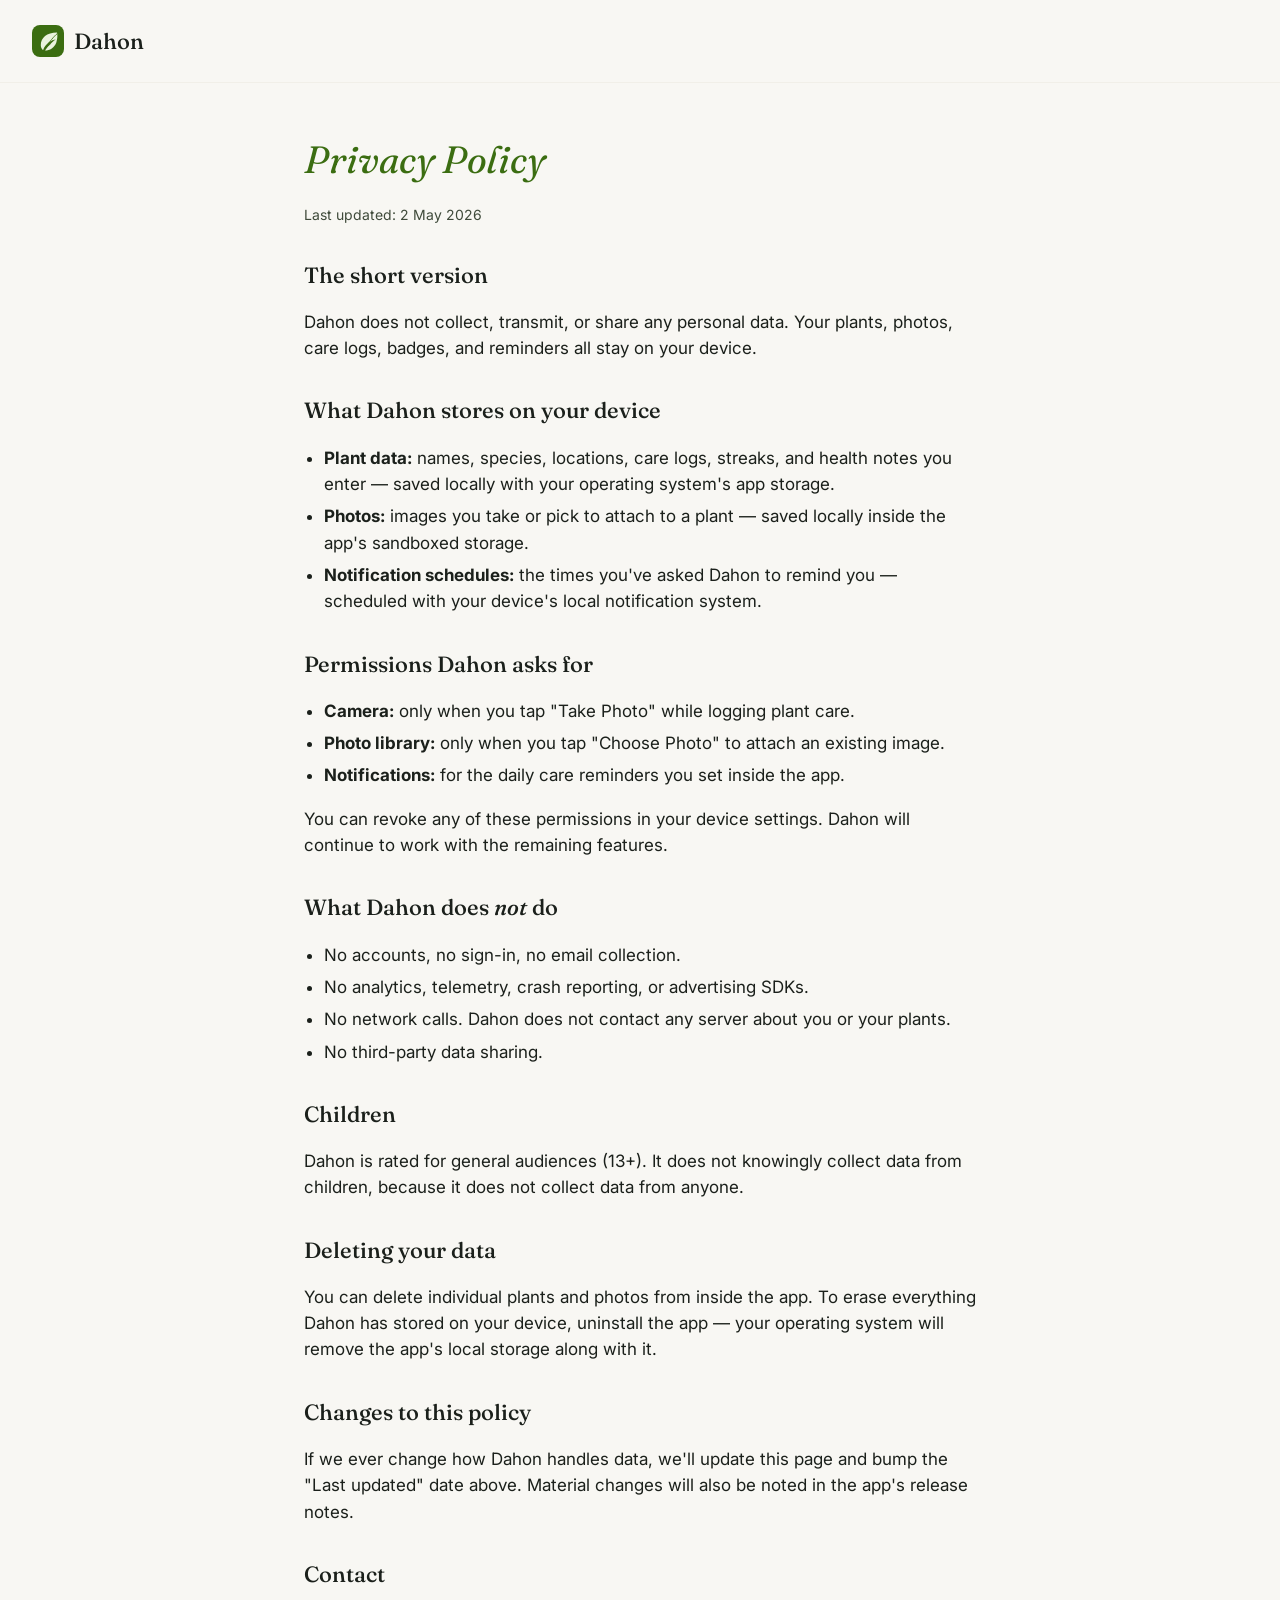
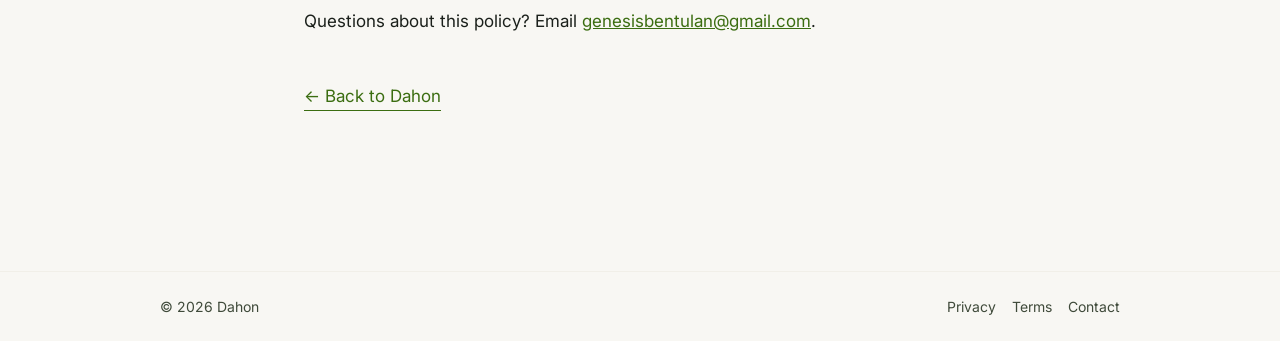
<file: dahon/privacy/index.html>
<!doctype html>
<html lang="en">
<head>
<meta charset="utf-8">
<title>Privacy Policy — Dahon</title>
<meta name="viewport" content="width=device-width, initial-scale=1">
<meta name="description" content="Dahon privacy policy. Plant care data stays on your device.">
<meta name="theme-color" content="#F8F7F3">
<link rel="preconnect" href="https://fonts.googleapis.com">
<link rel="preconnect" href="https://fonts.gstatic.com" crossorigin>
<link href="https://fonts.googleapis.com/css2?family=Fraunces:ital,opsz,wght@0,9..144,400;0,9..144,500;1,9..144,400;1,9..144,500&family=Inter:wght@400;500;600&display=swap" rel="stylesheet">
<link rel="stylesheet" href="../style.css">
</head>
<body>

<header class="site-header">
  <a class="wordmark" href="../" aria-label="Dahon — home">
    <span class="app-icon" aria-hidden="true">
      <svg viewBox="0 0 40 40">
        <path d="M35 6 C 18 6 8 15 8 27 C 8 31 10 34 12 35 C 14 28 20 21 33 17 C 27 22 20 28 15 36 C 23 36 31 31 34 22 C 36 15 36 10 35 6 Z" fill="#EAF3DE"/>
        <path d="M14 33 C 22 22 30 12 35 8" stroke="#3B6D11" stroke-width="1.4" fill="none" stroke-linecap="round"/>
        <path d="M19 26 L28 19" stroke="#3B6D11" stroke-width="1" fill="none" stroke-linecap="round"/>
        <path d="M16 31 L24 25" stroke="#3B6D11" stroke-width="1" fill="none" stroke-linecap="round"/>
      </svg>
    </span>
    Dahon
  </a>
</header>

<main>
  <article class="legal">
    <h1><em>Privacy Policy</em></h1>
    <p class="updated">Last updated: 2 May 2026</p>

    <h2>The short version</h2>
    <p>Dahon does not collect, transmit, or share any personal data. Your plants, photos, care logs, badges, and reminders all stay on your device.</p>

    <h2>What Dahon stores on your device</h2>
    <ul>
      <li><strong>Plant data:</strong> names, species, locations, care logs, streaks, and health notes you enter — saved locally with your operating system's app storage.</li>
      <li><strong>Photos:</strong> images you take or pick to attach to a plant — saved locally inside the app's sandboxed storage.</li>
      <li><strong>Notification schedules:</strong> the times you've asked Dahon to remind you — scheduled with your device's local notification system.</li>
    </ul>

    <h2>Permissions Dahon asks for</h2>
    <ul>
      <li><strong>Camera:</strong> only when you tap "Take Photo" while logging plant care.</li>
      <li><strong>Photo library:</strong> only when you tap "Choose Photo" to attach an existing image.</li>
      <li><strong>Notifications:</strong> for the daily care reminders you set inside the app.</li>
    </ul>
    <p>You can revoke any of these permissions in your device settings. Dahon will continue to work with the remaining features.</p>

    <h2>What Dahon does <em>not</em> do</h2>
    <ul>
      <li>No accounts, no sign-in, no email collection.</li>
      <li>No analytics, telemetry, crash reporting, or advertising SDKs.</li>
      <li>No network calls. Dahon does not contact any server about you or your plants.</li>
      <li>No third-party data sharing.</li>
    </ul>

    <h2>Children</h2>
    <p>Dahon is rated for general audiences (13+). It does not knowingly collect data from children, because it does not collect data from anyone.</p>

    <h2>Deleting your data</h2>
    <p>You can delete individual plants and photos from inside the app. To erase everything Dahon has stored on your device, uninstall the app — your operating system will remove the app's local storage along with it.</p>

    <h2>Changes to this policy</h2>
    <p>If we ever change how Dahon handles data, we'll update this page and bump the "Last updated" date above. Material changes will also be noted in the app's release notes.</p>

    <h2>Contact</h2>
    <p>Questions about this policy? Email <a href="mailto:genesisbentulan@gmail.com">genesisbentulan@gmail.com</a>.</p>

    <a class="back" href="../">← Back to Dahon</a>
  </article>
</main>

<footer class="site-footer">
  <div class="inner">
    <div>© 2026 Dahon</div>
    <nav class="links" aria-label="Legal and contact">
      <a href="../privacy/">Privacy</a>
      <a href="../terms/">Terms</a>
      <a href="mailto:genesisbentulan@gmail.com">Contact</a>
    </nav>
  </div>
</footer>

</body>
</html>
</file>
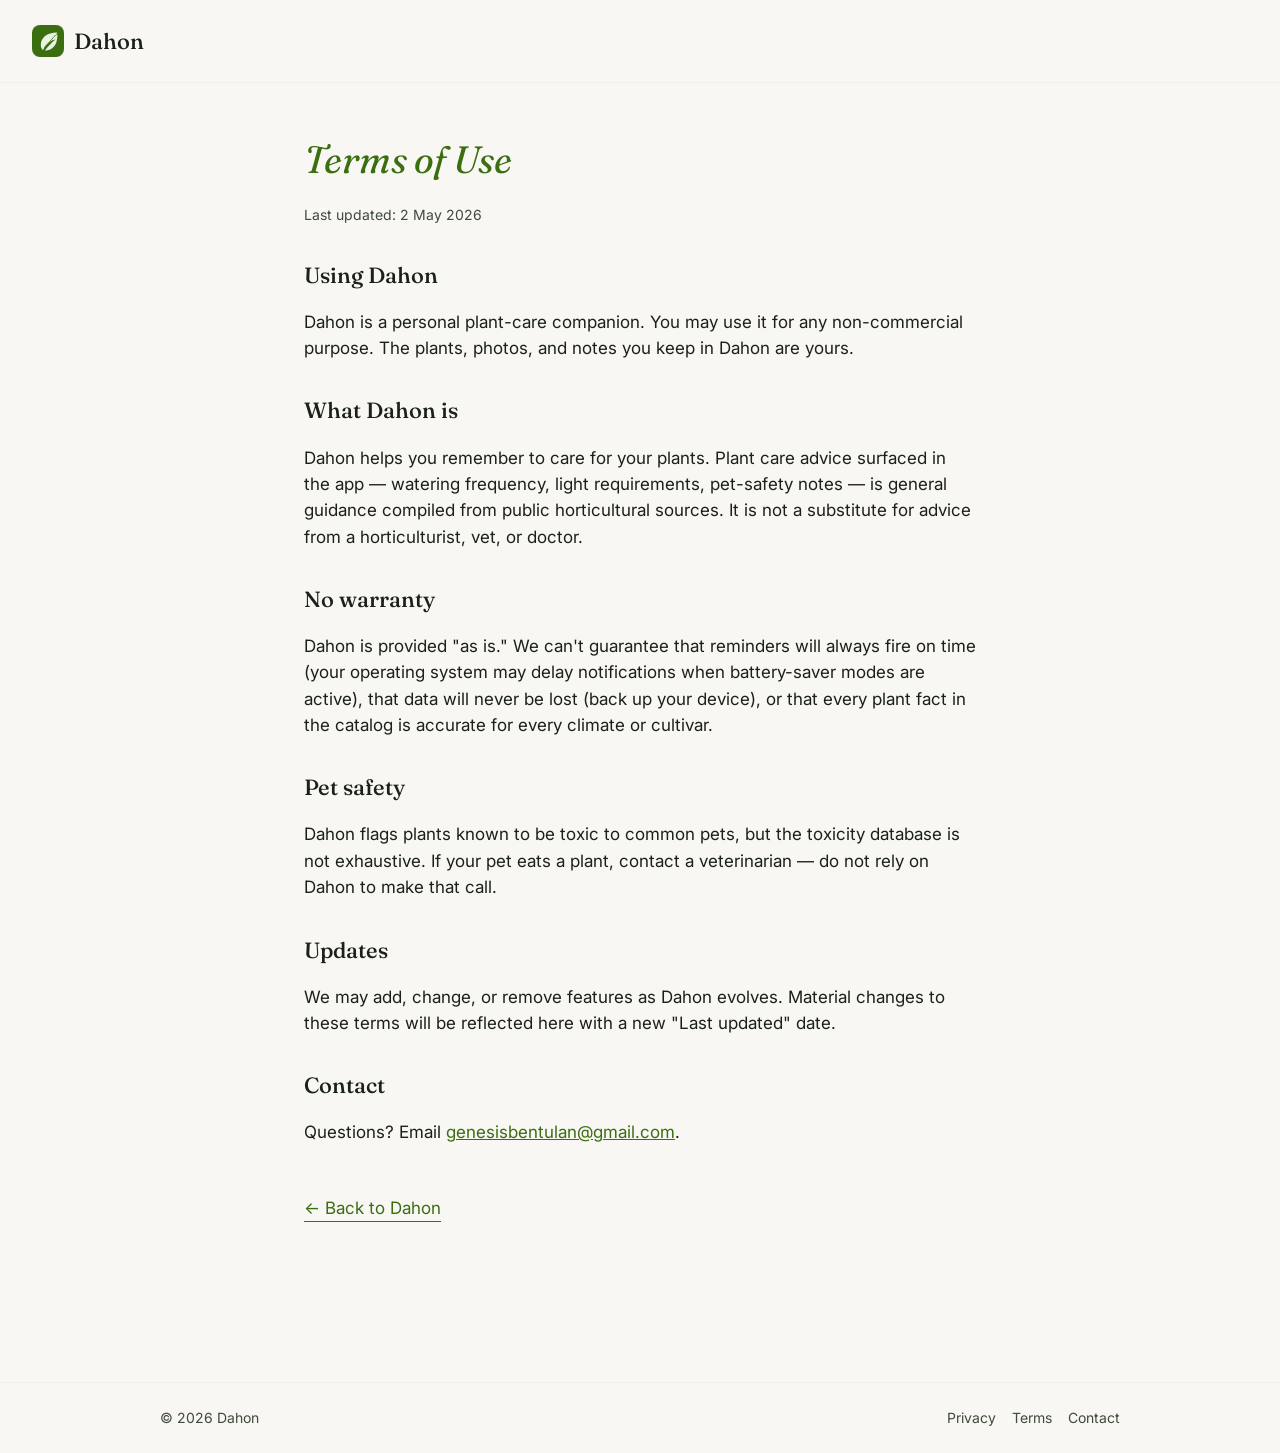
<file: dahon/terms/index.html>
<!doctype html>
<html lang="en">
<head>
<meta charset="utf-8">
<title>Terms of Use — Dahon</title>
<meta name="viewport" content="width=device-width, initial-scale=1">
<meta name="description" content="Dahon terms of use.">
<meta name="theme-color" content="#F8F7F3">
<link rel="preconnect" href="https://fonts.googleapis.com">
<link rel="preconnect" href="https://fonts.gstatic.com" crossorigin>
<link href="https://fonts.googleapis.com/css2?family=Fraunces:ital,opsz,wght@0,9..144,400;0,9..144,500;1,9..144,400;1,9..144,500&family=Inter:wght@400;500;600&display=swap" rel="stylesheet">
<link rel="stylesheet" href="../style.css">
</head>
<body>

<header class="site-header">
  <a class="wordmark" href="../" aria-label="Dahon — home">
    <span class="app-icon" aria-hidden="true">
      <svg viewBox="0 0 40 40">
        <path d="M35 6 C 18 6 8 15 8 27 C 8 31 10 34 12 35 C 14 28 20 21 33 17 C 27 22 20 28 15 36 C 23 36 31 31 34 22 C 36 15 36 10 35 6 Z" fill="#EAF3DE"/>
        <path d="M14 33 C 22 22 30 12 35 8" stroke="#3B6D11" stroke-width="1.4" fill="none" stroke-linecap="round"/>
        <path d="M19 26 L28 19" stroke="#3B6D11" stroke-width="1" fill="none" stroke-linecap="round"/>
        <path d="M16 31 L24 25" stroke="#3B6D11" stroke-width="1" fill="none" stroke-linecap="round"/>
      </svg>
    </span>
    Dahon
  </a>
</header>

<main>
  <article class="legal">
    <h1><em>Terms of Use</em></h1>
    <p class="updated">Last updated: 2 May 2026</p>

    <h2>Using Dahon</h2>
    <p>Dahon is a personal plant-care companion. You may use it for any non-commercial purpose. The plants, photos, and notes you keep in Dahon are yours.</p>

    <h2>What Dahon is</h2>
    <p>Dahon helps you remember to care for your plants. Plant care advice surfaced in the app — watering frequency, light requirements, pet-safety notes — is general guidance compiled from public horticultural sources. It is not a substitute for advice from a horticulturist, vet, or doctor.</p>

    <h2>No warranty</h2>
    <p>Dahon is provided "as is." We can't guarantee that reminders will always fire on time (your operating system may delay notifications when battery-saver modes are active), that data will never be lost (back up your device), or that every plant fact in the catalog is accurate for every climate or cultivar.</p>

    <h2>Pet safety</h2>
    <p>Dahon flags plants known to be toxic to common pets, but the toxicity database is not exhaustive. If your pet eats a plant, contact a veterinarian — do not rely on Dahon to make that call.</p>

    <h2>Updates</h2>
    <p>We may add, change, or remove features as Dahon evolves. Material changes to these terms will be reflected here with a new "Last updated" date.</p>

    <h2>Contact</h2>
    <p>Questions? Email <a href="mailto:genesisbentulan@gmail.com">genesisbentulan@gmail.com</a>.</p>

    <a class="back" href="../">← Back to Dahon</a>
  </article>
</main>

<footer class="site-footer">
  <div class="inner">
    <div>© 2026 Dahon</div>
    <nav class="links" aria-label="Legal and contact">
      <a href="../privacy/">Privacy</a>
      <a href="../terms/">Terms</a>
      <a href="mailto:genesisbentulan@gmail.com">Contact</a>
    </nav>
  </div>
</footer>

</body>
</html>
</file>
<file: styles.css>
/* Portfolio v3 / brutalist, technical */

:root {
  --bg: #0a0a0a;
  --bg-2: #111111;
  --panel: #151515;
  --panel-2: #1c1c1c;
  --ink: #f5f5f2;
  --ink-2: #a8a8a0;
  --ink-3: #666660;
  --ink-4: #333330;
  --accent: #c8ff3b;          /* sharp lime, borrowed from the headshot's field */
  --accent-2: #9be02a;
  --stroke: rgba(255,255,255,0.08);
  --stroke-2: rgba(255,255,255,0.18);
  --stroke-hi: rgba(255,255,255,0.3);

  --font-sans: "Space Grotesk", ui-sans-serif, system-ui, -apple-system, sans-serif;
  --font-mono: "JetBrains Mono", ui-monospace, SFMono-Regular, Menlo, monospace;
}

* { box-sizing: border-box; }
html, body {
  margin: 0;
  padding: 0;
  background: var(--bg);
  color: var(--ink);
  overflow-x: hidden;
  max-width: 100%;
}
body {
  font-family: var(--font-sans);
  font-weight: 400;
  -webkit-font-smoothing: antialiased;
  text-rendering: optimizeLegibility;
  position: relative;
}
a { color: inherit; text-decoration: none; }
button { font-family: inherit; }

.mono { font-family: var(--font-mono); }

.wrap { max-width: 1400px; margin: 0 auto; padding: 0 32px; }

/* Grid overlay bg */
.grid-bg {
  position: fixed;
  inset: 0;
  pointer-events: none;
  z-index: 0;
  background-image:
    linear-gradient(to right, rgba(255,255,255,0.025) 1px, transparent 1px),
    linear-gradient(to bottom, rgba(255,255,255,0.025) 1px, transparent 1px);
  background-size: 80px 80px;
}

/* ─────── NAV ─────── */
.nav {
  position: fixed;
  top: 0; left: 0; right: 0;
  z-index: 60;
  padding: 16px 0;
  transition: background .2s ease, border-color .2s ease;
  border-bottom: 1px solid transparent;
}
body.menu-open .nav {
  background: transparent;
  border-bottom-color: transparent;
  -webkit-backdrop-filter: none;
  backdrop-filter: none;
}
.nav.scrolled {
  background: rgba(10,10,10,0.85);
  -webkit-backdrop-filter: blur(14px);
  backdrop-filter: blur(14px);
  border-bottom-color: var(--stroke);
}
.nav-inner {
  display: flex;
  align-items: center;
  justify-content: space-between;
  gap: 24px;
}
.brand {
  display: flex;
  align-items: center;
  gap: 12px;
  font-family: var(--font-mono);
  font-size: 13px;
  font-weight: 500;
  letter-spacing: 0.02em;
}
.brand-mark {
  width: 28px; height: 28px;
  border: 1px solid var(--ink);
  display: grid; place-items: center;
  font-family: var(--font-mono);
  color: var(--accent);
  font-size: 14px;
  font-weight: 600;
  background: transparent;
}
.brand-name strong { color: var(--ink); font-weight: 500; }
.brand-name span { color: var(--ink-3); }

.nav-links {
  display: flex;
  gap: 2px;
  font-family: var(--font-mono);
  font-size: 12px;
  letter-spacing: 0.02em;
}
.nav-links a {
  padding: 8px 14px;
  color: var(--ink-2);
  transition: all .12s ease;
  border: 1px solid transparent;
  text-transform: uppercase;
}
.nav-links a:hover { color: var(--ink); }
.nav-links a.active {
  color: var(--accent);
  border-color: var(--stroke);
}
.nav-links a .hash { color: var(--ink-3); margin-right: 4px; }
.nav-links a.active .hash { color: var(--accent); }

.nav-right {
  display: flex;
  align-items: center;
  gap: 14px;
}
.status-pill {
  display: inline-flex;
  align-items: center;
  gap: 8px;
  padding: 6px 10px;
  border: 1px solid var(--stroke);
  font-family: var(--font-mono);
  font-size: 11px;
  letter-spacing: 0.04em;
  text-transform: uppercase;
  color: var(--ink-2);
}
.status-dot {
  width: 7px; height: 7px;
  background: var(--accent);
  box-shadow: 0 0 0 3px rgba(200,255,59,0.15);
  animation: pulse 2s ease-in-out infinite;
}
@keyframes pulse {
  0%,100% { box-shadow: 0 0 0 0 rgba(200,255,59,0.4); }
  50% { box-shadow: 0 0 0 5px rgba(200,255,59,0); }
}
.nav-burger {
  display: none;
  width: 40px; height: 40px;
  border: 1px solid var(--stroke-2);
  background: transparent;
  color: var(--ink);
  cursor: pointer;
  align-items: center;
  justify-content: center;
  padding: 0;
  position: relative;
  z-index: 60;
}
.burger-bars {
  position: relative;
  width: 18px;
  height: 12px;
  display: inline-block;
}
.burger-bars span {
  position: absolute;
  left: 0;
  width: 18px;
  height: 1.6px;
  background: currentColor;
  transition: transform .25s ease, opacity .2s ease, top .25s ease;
}
.burger-bars span:nth-child(1) { top: 0; }
.burger-bars span:nth-child(2) { top: 50%; transform: translateY(-50%); width: 12px; }
.burger-bars span:nth-child(3) { top: 100%; transform: translateY(-100%); }
.nav-burger.open .burger-bars span:nth-child(1) {
  top: 50%;
  transform: translateY(-50%) rotate(45deg);
}
.nav-burger.open .burger-bars span:nth-child(2) { opacity: 0; }
.nav-burger.open .burger-bars span:nth-child(3) {
  top: 50%;
  transform: translateY(-50%) rotate(-45deg);
}

/* ─────── MOBILE MENU DRAWER ─────── */
.mobile-menu {
  position: fixed;
  inset: 0;
  z-index: 55;
  background: rgba(10,10,10,0.97);
  -webkit-backdrop-filter: blur(14px);
  backdrop-filter: blur(14px);
  opacity: 0;
  pointer-events: none;
  transition: opacity .25s ease;
  display: flex;
  flex-direction: column;
  justify-content: center;
  padding: 80px 32px 40px;
}
.mobile-menu.open {
  opacity: 1;
  pointer-events: auto;
}
body.menu-open { overflow: hidden; }
.mobile-menu-inner {
  display: flex;
  flex-direction: column;
  gap: 6px;
  max-width: 480px;
  width: 100%;
  margin: 0 auto;
}
.mobile-menu-inner a {
  display: flex;
  align-items: baseline;
  gap: 16px;
  padding: 18px 0;
  border-bottom: 1px solid var(--stroke);
  font-family: var(--font-sans);
  font-size: 28px;
  font-weight: 500;
  letter-spacing: -0.02em;
  color: var(--ink);
  transition: color .15s ease, padding-left .2s ease;
}
.mobile-menu-inner a:hover,
.mobile-menu-inner a.active {
  color: var(--accent);
  padding-left: 8px;
}
.mobile-menu-inner a .hash {
  font-family: var(--font-mono);
  font-size: 12px;
  color: var(--ink-3);
  letter-spacing: 0.08em;
  flex-shrink: 0;
  min-width: 28px;
}
.mobile-menu-inner a.active .hash { color: var(--accent); }
.mobile-menu-foot {
  margin-top: 28px;
  display: flex;
  justify-content: flex-start;
}

/* ─────── HERO ─────── */
.hero {
  position: relative;
  padding: 120px 0 0;
  z-index: 1;
}
.hero-top {
  display: grid;
  grid-template-columns: 220px 1fr 220px;
  gap: 40px;
  align-items: center;
  padding: 24px 0;
  border-bottom: 1px solid var(--stroke);
  font-family: var(--font-mono);
  font-size: 11px;
  color: var(--ink-3);
  letter-spacing: 0.06em;
  text-transform: uppercase;
}
.hero-top .center { text-align: center; color: var(--ink); letter-spacing: 0.2em; }
.hero-top .right { text-align: right; }
.hero-top strong { color: var(--ink); font-weight: 500; }

.hero-grid {
  display: grid;
  grid-template-columns: 1fr 360px;
  gap: 60px;
  padding: 60px 0 40px;
  align-items: end;
}
.hero-title {
  margin: 0;
  font-family: var(--font-sans);
  font-weight: 500;
  line-height: 0.88;
  letter-spacing: -0.05em;
  font-size: clamp(72px, 11vw, 180px);
  color: var(--ink);
}
.hero-title .l1 { display: block; }
.hero-title .l2 {
  display: block;
  padding-left: 0.15em;
  color: var(--ink-2);
}
.hero-title .l3 {
  display: block;
  padding-left: 0.05em;
}
.hero-title .slash { color: var(--accent); }
.hero-title .mark {
  display: inline-block;
  width: 0.13em;
  height: 0.13em;
  background: var(--accent);
  vertical-align: 0.1em;
  margin-left: 0.08em;
}

.hero-side {
  display: flex;
  flex-direction: column;
  gap: 24px;
}
.hero-photo {
  position: relative;
  width: 100%;
  aspect-ratio: 1;
  border: 1px solid var(--stroke-2);
  padding: 10px;
  background: var(--bg);
}
.hero-photo-inner {
  width: 100%; height: 100%;
  overflow: hidden;
  position: relative;
}
.hero-photo-inner img {
  width: 100%; height: 100%;
  object-fit: contain;
  background: #0a0a0a;
  filter: grayscale(0.15) contrast(1.05);
}
/* corner tick marks */
.hero-photo::before,
.hero-photo::after,
.hero-photo-inner::before,
.hero-photo-inner::after {
  content: "";
  position: absolute;
  width: 8px; height: 8px;
  border: 1px solid var(--accent);
  pointer-events: none;
}
.hero-photo::before { top: -4px; left: -4px; border-right: 0; border-bottom: 0; }
.hero-photo::after { top: -4px; right: -4px; border-left: 0; border-bottom: 0; }
.hero-photo-inner::before { bottom: -4px; left: -4px; border-right: 0; border-top: 0; position: absolute; z-index: 3; }
.hero-photo-inner::after { bottom: -4px; right: -4px; border-left: 0; border-top: 0; position: absolute; z-index: 3; }

.hero-id {
  font-family: var(--font-mono);
  font-size: 11px;
  color: var(--ink-3);
  letter-spacing: 0.08em;
  text-transform: uppercase;
  display: grid;
  gap: 6px;
}
.hero-id .row {
  display: flex;
  justify-content: space-between;
  padding: 6px 0;
  border-bottom: 1px dashed var(--stroke);
}
.hero-id .row strong { color: var(--ink); font-weight: 500; }
.hero-id .row .ok { color: var(--accent); }

/* Tag row below hero title */
.hero-tag-row {
  display: grid;
  grid-template-columns: 1fr 360px;
  gap: 60px;
  padding: 40px 0;
  border-top: 1px solid var(--stroke);
  border-bottom: 1px solid var(--stroke);
  align-items: start;
}
.hero-tag-row .lead {
  font-size: 17px;
  line-height: 1.55;
  color: var(--ink-2);
  max-width: 520px;
}
.hero-tag-row .lead strong { color: var(--ink); font-weight: 500; }
.hero-tag-row .micro {
  font-family: var(--font-mono);
  font-size: 11px;
  color: var(--ink-3);
  letter-spacing: 0.08em;
  text-transform: uppercase;
  line-height: 1.7;
}
.hero-tag-row .micro strong { display: block; color: var(--ink); font-weight: 500; margin-bottom: 8px; }

/* CTA row */
.cta-row {
  display: flex;
  gap: 12px;
  flex-wrap: wrap;
  margin-top: 32px;
}
.btn {
  display: inline-flex;
  align-items: center;
  gap: 10px;
  padding: 14px 20px;
  font-family: var(--font-mono);
  font-size: 12px;
  font-weight: 500;
  letter-spacing: 0.06em;
  text-transform: uppercase;
  cursor: pointer;
  border: 1px solid transparent;
  transition: all .15s ease;
  position: relative;
}
.btn-primary {
  background: var(--accent);
  color: #0a0a0a;
  border-color: var(--accent);
}
.btn-primary:hover { background: var(--ink); border-color: var(--ink); }
.btn-ghost {
  background: transparent;
  color: var(--ink);
  border-color: var(--stroke-2);
}
.btn-ghost:hover { border-color: var(--accent); color: var(--accent); }
.btn .arr { transition: transform .2s ease; }
.btn:hover .arr { transform: translate(3px, -3px); }

/* MARQUEE / ticker */
.ticker {
  padding: 18px 0;
  border-bottom: 1px solid var(--stroke);
  overflow: hidden;
  position: relative;
  background: var(--bg);
}
.ticker-track {
  display: flex;
  gap: 48px;
  width: max-content;
  animation: scroll 40s linear infinite;
  font-family: var(--font-mono);
  font-size: 13px;
  color: var(--ink-2);
  letter-spacing: 0.04em;
  text-transform: uppercase;
  align-items: center;
}
.ticker-track .dot {
  width: 4px; height: 4px;
  background: var(--accent);
}
@keyframes scroll {
  to { transform: translateX(-50%); }
}

/* ─────── SECTION SCAFFOLD ─────── */
.section {
  padding: 120px 0;
  position: relative;
  z-index: 1;
}
.section-head {
  display: grid;
  grid-template-columns: 220px 1fr;
  gap: 60px;
  align-items: start;
  padding-bottom: 50px;
  border-bottom: 1px solid var(--stroke);
  margin-bottom: 60px;
}
.section-meta {
  display: flex;
  flex-direction: column;
  gap: 6px;
  font-family: var(--font-mono);
  font-size: 11px;
  color: var(--ink-3);
  letter-spacing: 0.1em;
  text-transform: uppercase;
  padding-top: 16px;
}
.section-meta .n { color: var(--accent); font-weight: 500; }
.section-head h2 {
  margin: 0;
  font-weight: 500;
  font-size: clamp(42px, 6vw, 88px);
  line-height: 0.95;
  letter-spacing: -0.035em;
}
.section-head h2 .dim { color: var(--ink-3); }
.section-head h2 .slash { color: var(--accent); }

/* ─────── ABOUT ─────── */
.about-grid {
  display: grid;
  grid-template-columns: 1fr 1fr;
  gap: 60px;
  align-items: start;
}
.about-copy {
  font-size: 18px;
  line-height: 1.55;
  color: var(--ink-2);
  max-width: 560px;
}
.about-copy p { margin: 0 0 20px; }
.about-copy strong { color: var(--ink); font-weight: 500; }
.about-copy .accent { color: var(--accent); }

.spec-grid {
  display: grid;
  grid-template-columns: 1fr 1fr;
  gap: 0;
  border: 1px solid var(--stroke);
  background: var(--panel);
}
.spec-cell {
  padding: 20px 22px;
  border-right: 1px solid var(--stroke);
  border-bottom: 1px solid var(--stroke);
}
.spec-cell:nth-child(2n) { border-right: 0; }
.spec-cell:nth-last-child(-n+2) { border-bottom: 0; }
.spec-cell .l {
  font-family: var(--font-mono);
  font-size: 10px;
  color: var(--ink-3);
  letter-spacing: 0.1em;
  text-transform: uppercase;
  margin-bottom: 10px;
}
.spec-cell .v {
  font-size: 16px;
  font-weight: 500;
  color: var(--ink);
}
.spec-cell .v.big {
  font-size: 36px;
  line-height: 1;
  letter-spacing: -0.02em;
  display: flex;
  align-items: baseline;
  gap: 4px;
}
.spec-cell .v .unit { font-size: 14px; color: var(--ink-3); font-weight: 400; }
.spec-cell .sub {
  font-family: var(--font-mono);
  font-size: 10px;
  color: var(--accent);
  letter-spacing: 0.06em;
  text-transform: uppercase;
  margin-top: 8px;
}

/* ─────── CAPABILITIES (services) ─────── */
.cap-grid {
  display: grid;
  grid-template-columns: repeat(3, 1fr);
  gap: 0;
  border-top: 1px solid var(--stroke);
  border-left: 1px solid var(--stroke);
}
.cap-card {
  padding: 40px 32px;
  border-right: 1px solid var(--stroke);
  border-bottom: 1px solid var(--stroke);
  background: var(--bg);
  cursor: default;
  transition: background .2s ease;
  position: relative;
}
.cap-card:hover { background: var(--panel); }
.cap-card:hover .cap-arr { transform: translate(3px, -3px); color: var(--accent); }
.cap-num {
  font-family: var(--font-mono);
  font-size: 11px;
  color: var(--accent);
  letter-spacing: 0.1em;
  margin-bottom: 40px;
}
.cap-h {
  font-size: 26px;
  font-weight: 500;
  line-height: 1.15;
  letter-spacing: -0.02em;
  margin: 0 0 16px;
  color: var(--ink);
}
.cap-d {
  font-size: 14px;
  color: var(--ink-2);
  line-height: 1.6;
  margin: 0 0 24px;
}
.cap-stack {
  display: flex;
  gap: 6px;
  flex-wrap: wrap;
}
.cap-tag {
  font-family: var(--font-mono);
  font-size: 10px;
  padding: 4px 8px;
  background: rgba(200,255,59,0.08);
  color: var(--accent);
  letter-spacing: 0.04em;
  text-transform: uppercase;
}
.cap-arr {
  position: absolute;
  top: 32px;
  right: 32px;
  color: var(--ink-3);
  transition: all .2s ease;
}

/* ─────── STACK ─────── */
.stack-grid {
  display: grid;
  grid-template-columns: 1fr 1fr;
  gap: 60px;
}
.stack-col h3 {
  font-family: var(--font-mono);
  font-size: 12px;
  font-weight: 500;
  letter-spacing: 0.12em;
  text-transform: uppercase;
  color: var(--accent);
  margin: 0 0 20px;
  padding-bottom: 16px;
  border-bottom: 1px solid var(--stroke);
  display: flex;
  justify-content: space-between;
}
.stack-col h3 .count { color: var(--ink-3); }
.stack-item {
  display: grid;
  grid-template-columns: 40px 1fr;
  gap: 20px;
  align-items: center;
  padding: 14px 0;
  border-bottom: 1px solid var(--stroke);
  font-size: 16px;
  transition: padding .2s ease, color .2s ease;
  cursor: default;
}
.stack-item:hover { padding-left: 10px; color: var(--accent); }
.stack-item .n {
  font-family: var(--font-mono);
  font-size: 11px;
  color: var(--ink-3);
  letter-spacing: 0.06em;
}
.stack-item .name { font-weight: 500; letter-spacing: -0.01em; }

/* ─────── PROJECTS ─────── */
.proj-list {
  border-top: 1px solid var(--stroke);
}
.proj-group-head {
  display: flex;
  justify-content: space-between;
  align-items: center;
  padding: 24px 0 12px;
  border-bottom: 1px solid var(--stroke);
  font-family: var(--font-mono);
  font-size: 11px;
  letter-spacing: 0.14em;
  text-transform: uppercase;
}
.proj-group-head:first-child { padding-top: 16px; }
.proj-group-head .n { color: var(--accent); font-weight: 500; }
.proj-group-head .c { color: var(--ink-3); }
.proj-row {
  display: grid;
  grid-template-columns: 70px 1fr 280px 120px 40px;
  gap: 24px;
  align-items: center;
  padding: 28px 0;
  border-bottom: 1px solid var(--stroke);
  cursor: pointer;
  position: relative;
  transition: padding .3s cubic-bezier(.2,.7,.3,1), background .2s ease;
}
.proj-row:hover {
  padding-left: 16px;
  padding-right: 16px;
  background: var(--panel);
}
.proj-n {
  font-family: var(--font-mono);
  font-size: 11px;
  color: var(--accent);
  letter-spacing: 0.08em;
}
.proj-name {
  font-family: var(--font-sans);
  font-size: 38px;
  font-weight: 500;
  line-height: 1;
  letter-spacing: -0.025em;
  color: var(--ink);
  transition: color .2s ease;
  display: flex;
  align-items: baseline;
  gap: 14px;
  flex-wrap: wrap;
  min-width: 0;
  word-break: break-word;
}
.proj-row:hover .proj-name { color: var(--accent); }
.proj-spec {
  font-family: var(--font-mono);
  font-size: 11px;
  color: var(--ink-3);
  letter-spacing: 0.1em;
  text-transform: uppercase;
  font-weight: 400;
}
.proj-desc {
  font-size: 13px;
  color: var(--ink-2);
  line-height: 1.5;
}
.proj-desc strong {
  display: block;
  color: var(--ink);
  font-weight: 500;
  margin-bottom: 4px;
  font-family: var(--font-mono);
  font-size: 10px;
  letter-spacing: 0.1em;
  text-transform: uppercase;
}
.proj-year {
  font-family: var(--font-mono);
  font-size: 12px;
  color: var(--ink-3);
  letter-spacing: 0.08em;
  text-align: right;
}
.proj-year strong {
  display: block;
  color: var(--ink);
  font-weight: 500;
  font-size: 18px;
  margin-bottom: 2px;
}
.proj-row .open-icon {
  width: 32px; height: 32px;
  border: 1px solid var(--stroke-2);
  display: grid;
  place-items: center;
  color: var(--ink-2);
  transition: all .2s ease;
  flex-shrink: 0;
  margin-left: auto;
}
.proj-row:hover .open-icon {
  background: var(--accent);
  border-color: var(--accent);
  color: #0a0a0a;
}

.proj-preview {
  position: fixed;
  pointer-events: none;
  width: 280px;
  aspect-ratio: 4/3;
  background: var(--panel);
  border: 1px solid var(--accent);
  overflow: hidden;
  opacity: 0;
  transform: translate(-50%, -50%) scale(0.9);
  transition: opacity .15s ease, transform .15s ease;
  z-index: 40;
  box-shadow: 0 30px 60px rgba(0,0,0,0.5);
}
.proj-preview.show { opacity: 1; transform: translate(-50%, -50%) scale(1); }
.proj-preview-inner {
  width: 100%; height: 100%;
  background: linear-gradient(135deg, rgba(200,255,59,0.13), rgba(200,255,59,0.02)), #151515;
  display: grid;
  place-items: center;
  font-family: var(--font-sans);
  font-size: 36px;
  color: var(--accent);
  font-weight: 500;
  letter-spacing: -0.02em;
  text-align: center;
  padding: 24px;
  line-height: 1.05;
}
.proj-preview-spec {
  font-family: var(--font-mono);
  font-size: 10px;
  color: #666;
  margin-top: 8px;
  letter-spacing: 0.1em;
}

/* ─────── PROCESS ─────── */
.proc-grid {
  display: grid;
  grid-template-columns: repeat(4, 1fr);
  gap: 0;
  border-left: 1px solid var(--stroke);
  border-top: 1px solid var(--stroke);
}
.proc-step {
  padding: 40px 28px;
  border-right: 1px solid var(--stroke);
  border-bottom: 1px solid var(--stroke);
  position: relative;
}
.proc-step .n {
  font-family: var(--font-mono);
  font-size: 11px;
  color: var(--accent);
  letter-spacing: 0.1em;
  margin-bottom: 18px;
}
.proc-step h4 {
  font-size: 22px;
  font-weight: 500;
  letter-spacing: -0.02em;
  margin: 0 0 12px;
}
.proc-step p {
  font-size: 14px;
  line-height: 1.55;
  color: var(--ink-2);
  margin: 0;
}
.proc-step::after {
  content: "→";
  position: absolute;
  top: 50%;
  right: -10px;
  transform: translateY(-50%);
  color: var(--accent);
  font-family: var(--font-mono);
  font-size: 18px;
  background: var(--bg);
  padding: 0 4px;
  z-index: 2;
}
.proc-step:last-child::after { display: none; }

/* ─────── CONTACT ─────── */
.contact-section {
  padding: 140px 0 60px;
  position: relative;
  border-top: 1px solid var(--stroke);
}
.contact-huge {
  font-weight: 500;
  font-size: clamp(80px, 14vw, 220px);
  line-height: 0.88;
  letter-spacing: -0.055em;
  margin: 0 0 60px;
}
.contact-huge .l1 { display: block; color: var(--ink); }
.contact-huge .l2 {
  display: block;
  color: var(--ink-2);
  padding-left: 0.2em;
}
.contact-huge .accent { color: var(--accent); }

.contact-row {
  display: grid;
  grid-template-columns: 1fr 1fr;
  gap: 40px;
  align-items: end;
  padding: 50px 0;
  border-top: 1px solid var(--stroke);
  border-bottom: 1px solid var(--stroke);
}
.contact-email {
  font-family: var(--font-sans);
  font-size: clamp(28px, 3.6vw, 48px);
  font-weight: 500;
  letter-spacing: -0.02em;
  color: var(--ink);
  display: inline-flex;
  align-items: center;
  gap: 14px;
  transition: color .15s ease;
}
.contact-email:hover { color: var(--accent); }
.contact-email .arr {
  font-size: 0.8em;
  transition: transform .2s ease;
}
.contact-email:hover .arr { transform: translate(6px, -6px); }

.contact-meta {
  display: grid;
  grid-template-columns: 1fr 1fr;
  gap: 24px;
  text-align: right;
}
.contact-meta .cell .l {
  font-family: var(--font-mono);
  font-size: 10px;
  color: var(--ink-3);
  letter-spacing: 0.12em;
  text-transform: uppercase;
  margin-bottom: 8px;
}
.contact-meta .cell .v {
  font-size: 15px;
  color: var(--ink);
  font-weight: 500;
}
.contact-meta .cell .v a:hover { color: var(--accent); }

/* ─────── FOOTER ─────── */
.footer {
  padding: 40px 0;
  font-family: var(--font-mono);
  font-size: 11px;
  color: var(--ink-3);
  letter-spacing: 0.06em;
  text-transform: uppercase;
}
.footer-inner {
  display: flex;
  justify-content: space-between;
  align-items: center;
  flex-wrap: wrap;
  gap: 20px;
}
.footer-left { display: flex; gap: 20px; }
.footer-socials { display: flex; gap: 20px; }
.footer-socials a {
  color: var(--ink-2);
  transition: color .15s ease;
}
.footer-socials a:hover { color: var(--accent); }

/* ─────── Responsive ─────── */
@media (max-width: 1000px) {
  .wrap { padding: 0 20px; }
  .nav .nav-links, .nav-right .status-pill { display: none; }
  .nav-burger { display: inline-flex; }
  .hero-top { grid-template-columns: 1fr; gap: 8px; }
  .hero-top .center, .hero-top .right { text-align: left; }
  .hero-grid { grid-template-columns: 1fr; gap: 40px; }
  .hero-side { max-width: 320px; }
  .hero-tag-row { grid-template-columns: 1fr; gap: 24px; }
  .section-head { grid-template-columns: 1fr; gap: 20px; }
  .about-grid, .stack-grid { grid-template-columns: 1fr; gap: 40px; }
  .cap-grid { grid-template-columns: 1fr; }
  .proc-grid { grid-template-columns: 1fr 1fr; }
  .proc-step::after { display: none; }
  .proj-row { grid-template-columns: 1fr; gap: 12px; padding: 24px 0; }
  .proj-name { font-size: 28px; }
  .proj-year { text-align: left; }
  .contact-row { grid-template-columns: 1fr; }
  .contact-meta { text-align: left; }
  .section { padding: 70px 0; }
}

@media (max-width: 640px) {
  .wrap { padding: 0 18px; }
  .hero { padding-top: 96px; }
  .hero-title { font-size: clamp(44px, 15vw, 88px); letter-spacing: -0.04em; }
  .hero-title .l2 { padding-left: 0; }
  .section-head h2 { font-size: clamp(32px, 9vw, 56px); }
  .contact-huge { font-size: clamp(48px, 15vw, 96px); letter-spacing: -0.045em; margin-bottom: 40px; }
  .contact-huge .l2 { padding-left: 0; }
  .contact-email { font-size: clamp(22px, 6vw, 32px); }
  .proj-name { font-size: 24px; gap: 10px; }
  .proj-spec { font-size: 10px; }
  .cap-card { padding: 28px 22px; }
  .cap-h { font-size: 22px; }
  .cap-arr { top: 22px; right: 22px; }
  .cap-num { margin-bottom: 24px; }
  .proc-grid { grid-template-columns: 1fr; }
  .proc-step { padding: 28px 22px; }
  .spec-grid { grid-template-columns: 1fr; }
  .spec-cell { border-right: 0; }
  .spec-cell:nth-last-child(-n+2) { border-bottom: 1px solid var(--stroke); }
  .spec-cell:last-child { border-bottom: 0; }
  .contact-meta { grid-template-columns: 1fr 1fr; gap: 18px; }
  .footer-inner { flex-direction: column; align-items: flex-start; }
}
</file>
<file: dahon/style.css>
:root {
  --neutral-50:  #F8F7F3;
  --neutral-100: #F1EFE8;
  --neutral-700: #3F4A3A;
  --neutral-900: #1B201B;
  --forest-50:   #EAF3DE;
  --forest-600:  #3B6D11;
  --forest-800:  #27500A;
}

* { box-sizing: border-box; }

html, body {
  margin: 0;
  background: var(--neutral-50);
  color: var(--neutral-900);
  font-family: "Inter", system-ui, sans-serif;
  font-size: 17px;
  line-height: 1.55;
  -webkit-font-smoothing: antialiased;
}

a { color: var(--forest-600); }
a:hover { color: var(--forest-800); }

.site-header {
  display: flex;
  align-items: center;
  padding: 24px 32px;
  border-bottom: 1px solid var(--neutral-100);
}
.wordmark {
  display: inline-flex;
  align-items: center;
  gap: 10px;
  font-family: "Fraunces", Georgia, serif;
  font-size: 22px;
  font-weight: 500;
  color: var(--neutral-900);
  text-decoration: none;
}
.app-icon {
  display: inline-flex;
  width: 32px;
  height: 32px;
  align-items: center;
  justify-content: center;
  background: var(--forest-600);
  border-radius: 8px;
  padding: 4px;
}
.app-icon svg { width: 100%; height: 100%; }

main {
  max-width: 720px;
  margin: 0 auto;
  padding: 48px 24px 96px;
}

.hero h1 {
  font-family: "Fraunces", Georgia, serif;
  font-size: 44px;
  line-height: 1.1;
  font-weight: 400;
  margin: 0 0 16px;
}
.hero h1 em { color: var(--forest-600); font-style: italic; }
.hero .lede { font-size: 19px; color: var(--neutral-700); margin-bottom: 32px; }
.hero .badges { color: var(--neutral-700); }
.hero .placeholder { font-style: italic; }

.legal h1 {
  font-family: "Fraunces", Georgia, serif;
  font-size: 38px;
  font-weight: 400;
  margin: 0 0 4px;
}
.legal h1 em { color: var(--forest-600); font-style: italic; }
.legal .updated { color: var(--neutral-700); margin-bottom: 32px; font-size: 14px; }
.legal h2 {
  font-family: "Fraunces", Georgia, serif;
  font-size: 22px;
  font-weight: 500;
  margin: 32px 0 8px;
}
.legal ul { padding-left: 20px; }
.legal li { margin-bottom: 6px; }
.legal .back {
  display: inline-block;
  margin-top: 32px;
  text-decoration: none;
  border-bottom: 1px solid currentColor;
}

.site-footer {
  border-top: 1px solid var(--neutral-100);
  margin-top: 64px;
  padding: 24px 32px;
  font-size: 14px;
  color: var(--neutral-700);
}
.site-footer .inner {
  max-width: 960px;
  margin: 0 auto;
  display: flex;
  flex-wrap: wrap;
  gap: 16px;
  justify-content: space-between;
}
.site-footer .links { display: flex; gap: 16px; }
.site-footer .links a { color: var(--neutral-700); text-decoration: none; }
.site-footer .links a:hover { color: var(--forest-600); }

@media (max-width: 600px) {
  .hero h1 { font-size: 34px; }
  main { padding: 32px 20px 64px; }
}
</file>
